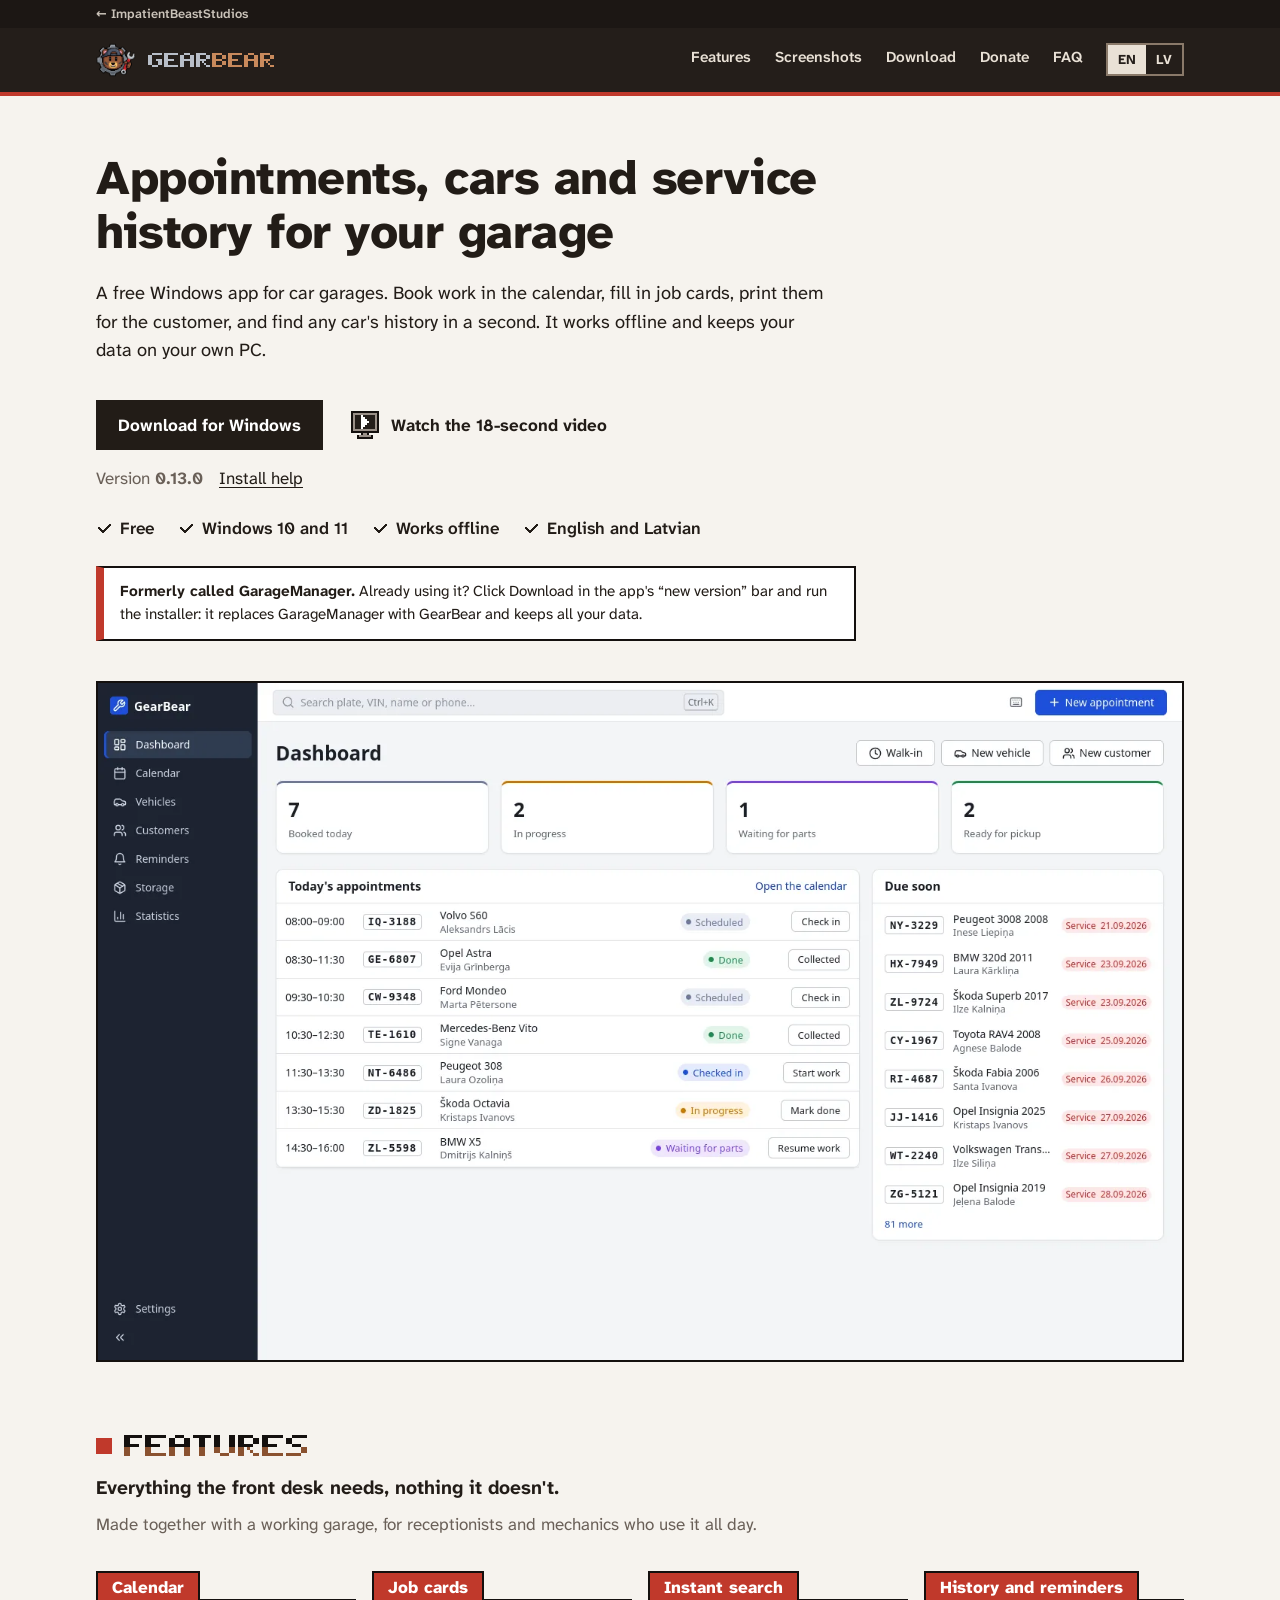
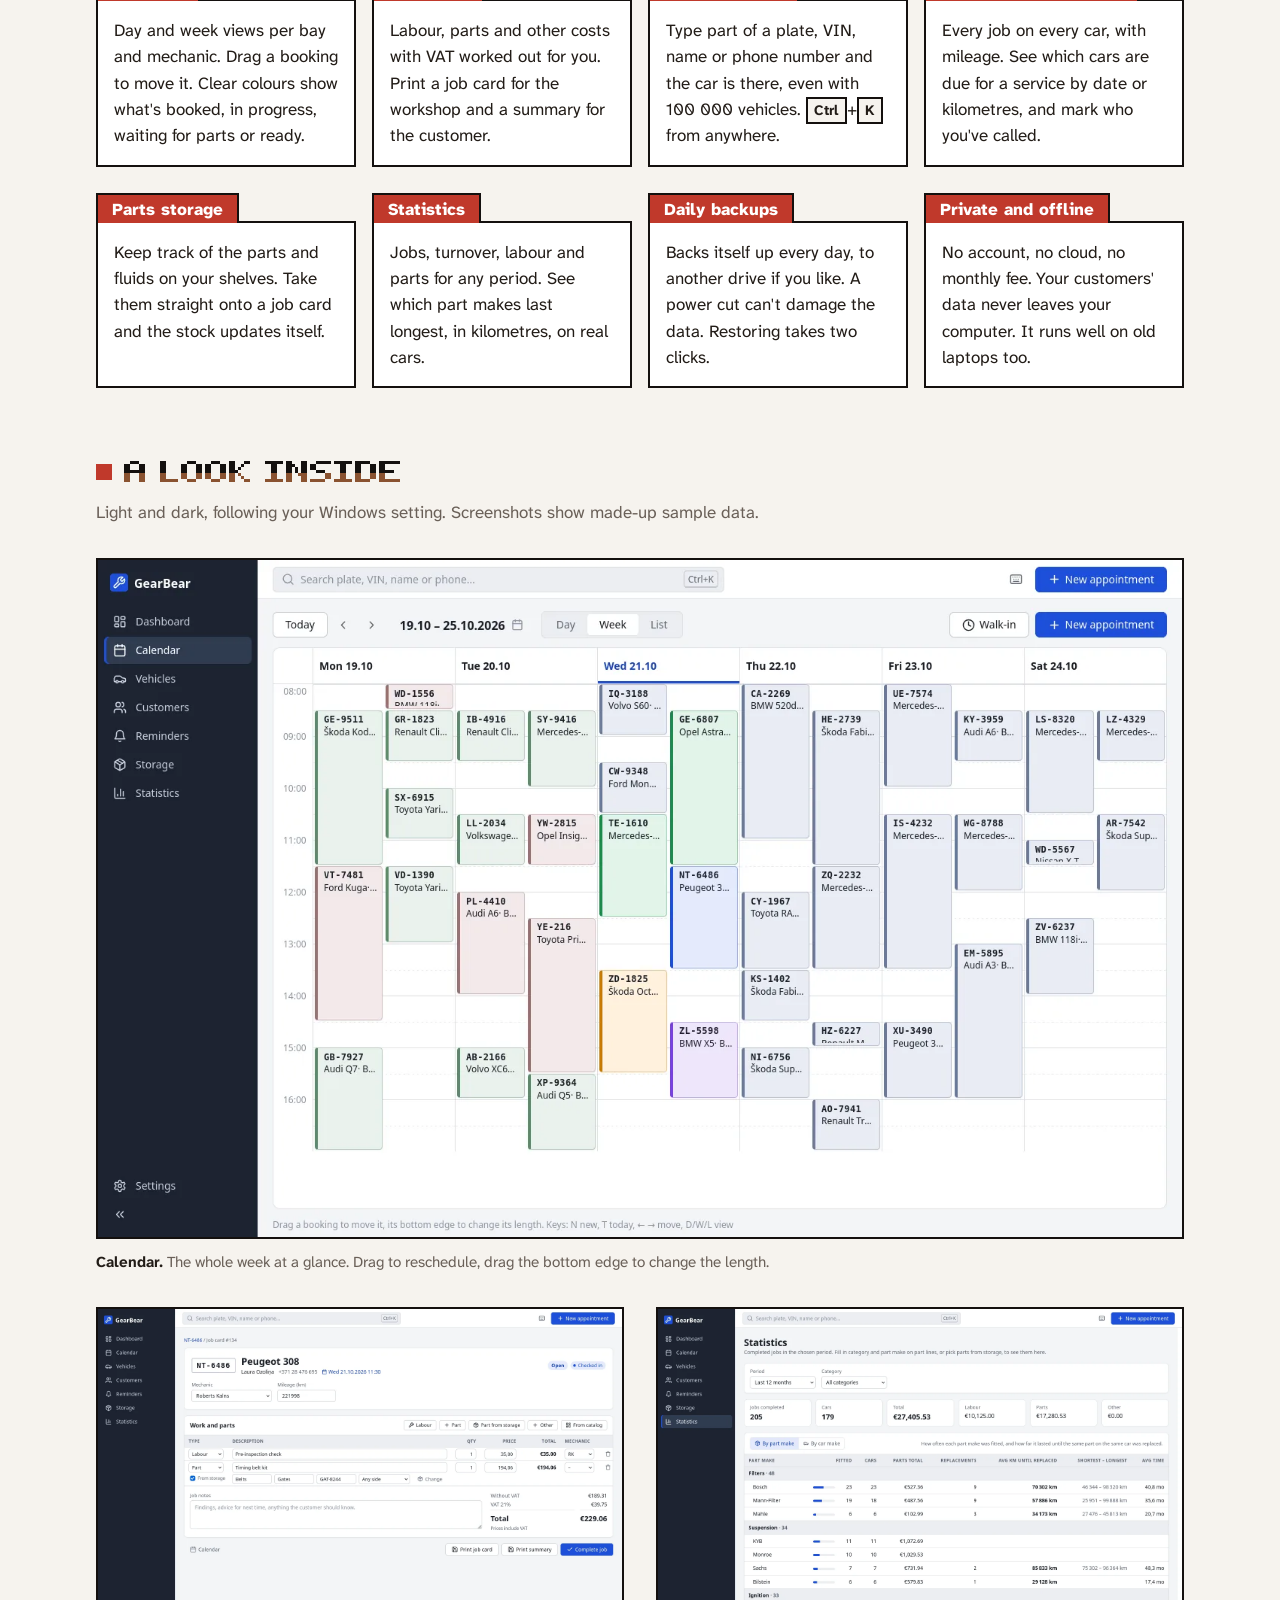
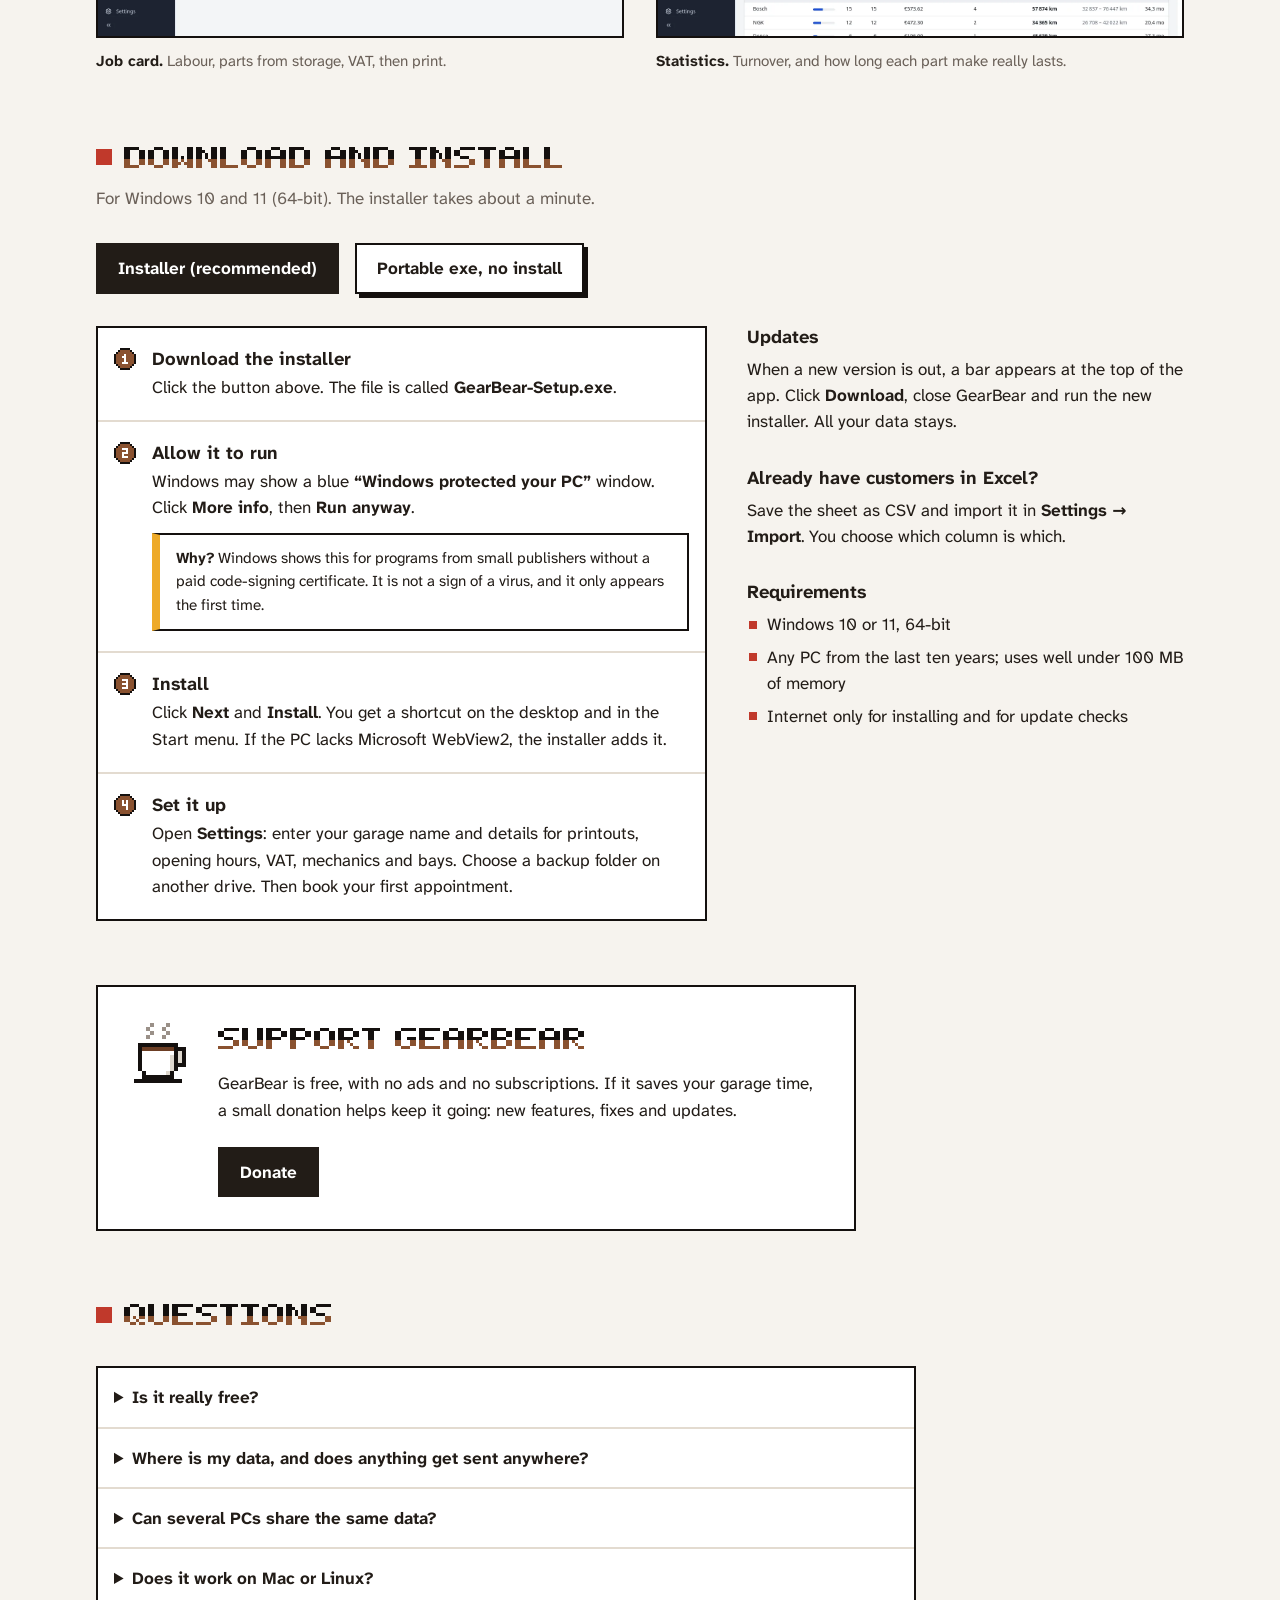
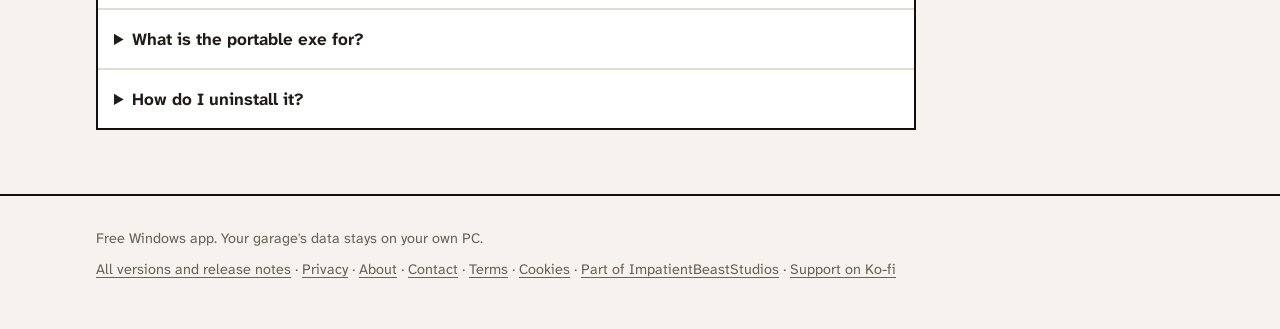
<file: index.html>
<!doctype html>
<html lang="en">
<head>
<meta charset="utf-8">
<meta name="viewport" content="width=device-width, initial-scale=1">
<title>GearBear</title>
<meta name="author" content="ImpatientBeastStudios">
<meta name="description" content="GearBear: free Windows app for car garages: appointments, vehicles, customers, job cards and service history. Works offline; your data stays on your PC.">
<link rel="canonical" href="https://gearbear.impatientbeaststudios.com/">
<link rel="alternate" hreflang="en" href="https://gearbear.impatientbeaststudios.com/">
<link rel="alternate" hreflang="lv" href="https://gearbear.impatientbeaststudios.com/lv/">
<link rel="alternate" hreflang="x-default" href="https://gearbear.impatientbeaststudios.com/">
<link rel="icon" type="image/png" href="/img/favicon-32.png">
<link rel="apple-touch-icon" href="/img/icon-192.png">
<meta property="og:title" content="GearBear">
<meta property="og:description" content="Free Windows app for car garages: appointments, job cards and service history.">
<meta property="og:type" content="website">
<meta property="og:url" content="https://gearbear.impatientbeaststudios.com/">
<meta property="og:locale" content="en_GB">
<meta property="og:locale:alternate" content="lv_LV">
<meta property="og:site_name" content="GearBear">
<meta property="og:image" content="https://gearbear.impatientbeaststudios.com/img/og-image.png">
<meta property="og:image:width" content="1200">
<meta property="og:image:height" content="630">
<meta property="og:image:alt" content="GearBear: free software for car garages, with the pixel-art bear logo">
<meta name="twitter:card" content="summary_large_image">
<meta name="twitter:image" content="https://gearbear.impatientbeaststudios.com/img/og-image.png">
<script>
  // Language: ?lang= from a link, then the saved choice, then (first visit) the browser.
  (function () {
    var here = document.documentElement.lang, p = location.pathname, saved = null
    var q = new URLSearchParams(location.search).get('lang')
    if (q !== 'en' && q !== 'lv') q = null
    try { if (q) localStorage.setItem('lang', q); saved = localStorage.getItem('lang') } catch (e) {}
    var want = q || saved || (here === 'en' && (navigator.language || '').toLowerCase().indexOf('lv') === 0 ? 'lv' : null)
    if (want && want !== here) location.replace((want === 'lv' ? '/lv' + p : p.replace(/^\/lv(\/|$)/, '/')) + location.hash)
  })()
</script>
<meta name="theme-color" content="#241e1a">
<link rel="preload" href="/fonts/ibs-pixel-bold.woff2" as="font" type="font/woff2" crossorigin>
<link rel="stylesheet" href="/workshop.css">
<link rel="stylesheet" href="/style.css">
</head>
<body>

<header class="top">
  <div class="studio-bar"><div class="wrap"><a href="https://impatientbeaststudios.com"><span aria-hidden="true">&larr;</span> ImpatientBeastStudios</a></div></div>
  <div class="wrap top-row">
    <a class="brand" href="#top" aria-label="GearBear"><img src="/img/icon-192.png" alt="" width="40" height="40"><span class="name"><span class="w-a">Gear</span><span class="w-b">Bear</span></span></a>
    <nav class="links">
      <a href="#features">Features</a>
      <a href="#screens">Screenshots</a>
      <a href="#download">Download</a>
      <a href="#donate">Donate</a>
      <a href="#faq">FAQ</a>
    </nav>
    <nav class="lang" aria-label="Language / Valoda">
      <a href="/" hreflang="en" data-lang="en" aria-current="true">EN</a>
      <a href="/lv/" hreflang="lv" data-lang="lv">LV</a>
    </nav>
  </div>
</header>

<main id="top">
  <section class="hero">
    <div class="wrap">
      <h1>
        Appointments, cars and service history for your garage
        
      </h1>
      <p class="lead">
        A free Windows app for car garages. Book work in the calendar, fill in job cards, print them for the customer, and find any car's history in a second. It works offline and keeps your data on your own PC.
        
      </p>
      <div class="cta">
        <a class="btn primary" href="https://github.com/TeddyBear1998/garagemanager/releases/latest/download/GearBear-Setup.exe">Download for Windows</a>
        <button type="button" class="btn watch-link" data-watch="gearbear-tour"><img class="pixel" src="/img/ui/play.svg" width="32" height="32" alt="">Watch the 18-second video</button>
      </div>
      <p class="alt">
        <span class="version-line" hidden>Version <b class="version"></b></span>
        <a href="#download">Install help</a>
      </p>
      <ul class="facts">
        <li>Free</li>
        <li>Windows 10 and 11</li>
        <li>Works offline</li>
        <li>English and Latvian</li>
      </ul>
      <p class="notice formerly"><b>Formerly called GarageManager.</b> Already using it? Click Download in the app's “new version” bar and run the installer: it replaces GarageManager with GearBear and keeps all your data.</p>
      <div class="shot">
        <img src="/img/dashboard-en.webp" width="1440" height="900" alt="GearBear dashboard: today's appointments with their status and cars due for service">
        
      </div>
    </div>
  </section>

  <section id="features">
    <div class="wrap">
      <div class="section-head">
        <h2 class="px">Features</h2>
        <p class="strap">Everything the front desk needs, nothing it doesn't.</p>
        <p>Made together with a working garage, for receptionists and mechanics who use it all day.</p>
      </div>
      <div class="jobs">
        <div class="job">
          <h3 class="tab">Calendar</h3>
          <div class="sheet"><p>Day and week views per bay and mechanic. Drag a booking to move it. Clear colours show what's booked, in progress, waiting for parts or ready.</p></div>
        </div>
        <div class="job">
          <h3 class="tab">Job cards</h3>
          <div class="sheet"><p>Labour, parts and other costs with VAT worked out for you. Print a job card for the workshop and a summary for the customer.</p></div>
        </div>
        <div class="job">
          <h3 class="tab">Instant search</h3>
          <div class="sheet"><p>Type part of a plate, VIN, name or phone number and the car is there, even with 100 000 vehicles. <kbd>Ctrl</kbd>+<kbd>K</kbd> from anywhere.</p></div>
        </div>
        <div class="job">
          <h3 class="tab">History and reminders</h3>
          <div class="sheet"><p>Every job on every car, with mileage. See which cars are due for a service by date or kilometres, and mark who you've called.</p></div>
        </div>
        <div class="job">
          <h3 class="tab">Parts storage</h3>
          <div class="sheet"><p>Keep track of the parts and fluids on your shelves. Take them straight onto a job card and the stock updates itself.</p></div>
        </div>
        <div class="job">
          <h3 class="tab">Statistics</h3>
          <div class="sheet"><p>Jobs, turnover, labour and parts for any period. See which part makes last longest, in kilometres, on real cars.</p></div>
        </div>
        <div class="job">
          <h3 class="tab">Daily backups</h3>
          <div class="sheet"><p>Backs itself up every day, to another drive if you like. A power cut can't damage the data. Restoring takes two clicks.</p></div>
        </div>
        <div class="job">
          <h3 class="tab">Private and offline</h3>
          <div class="sheet"><p>No account, no cloud, no monthly fee. Your customers' data never leaves your computer. It runs well on old laptops too.</p></div>
        </div>
      </div>
    </div>
  </section>

  <div class="wrap"><div class="ad" data-ad="page" hidden></div></div>

  <section id="screens">
    <div class="wrap">
      <div class="section-head">
        <h2 class="px">A look inside</h2>
        <p>Light and dark, following your Windows setting. Screenshots show made-up sample data.</p>
      </div>
      <div class="gallery">
        <figure>
          <img src="/img/calendar-en.webp" width="1440" height="900" loading="lazy" alt="Week calendar with bookings per day, coloured by status">
          
          <figcaption><b>Calendar.</b> The whole week at a glance. Drag to reschedule, drag the bottom edge to change the length.</figcaption>
        </figure>
        <div class="gallery two">
          <figure>
            <img src="/img/jobcard-en.webp" width="1440" height="900" loading="lazy" alt="Job card with labour and part lines, VAT and total">
            
            <figcaption><b>Job card.</b> Labour, parts from storage, VAT, then print.</figcaption>
          </figure>
          <figure>
            <img src="/img/stats-en.webp" width="1440" height="900" loading="lazy" alt="Statistics by part make with average kilometres until replaced">
            
            <figcaption><b>Statistics.</b> Turnover, and how long each part make really lasts.</figcaption>
          </figure>
        </div>
      </div>
    </div>
  </section>

  <section id="download">
    <div class="wrap">
      <div class="section-head">
        <h2 class="px">Download and install</h2>
        <p>For Windows 10 and 11 (64-bit). The installer takes about a minute.</p>
      </div>
      <div class="dl-row">
        <a class="btn primary" href="https://github.com/TeddyBear1998/garagemanager/releases/latest/download/GearBear-Setup.exe">
          Installer (recommended)
        </a>
        <a class="btn secondary" href="https://github.com/TeddyBear1998/garagemanager/releases/latest/download/GearBear.exe">
          Portable exe, no install
        </a>
      </div>
      <div class="cols">
        <ol class="steps log">
          <li>
            <h3>Download the installer</h3>
            <p>Click the button above. The file is called <b>GearBear-Setup.exe</b>.</p>
          </li>
          <li>
            <h3>Allow it to run</h3>
            <p>Windows may show a blue <b>“Windows protected your PC”</b> window. Click <b>More info</b>, then <b>Run anyway</b>.</p>
            <p class="note notice warn"><b>Why?</b> Windows shows this for programs from small publishers without a paid code-signing certificate. It is not a sign of a virus, and it only appears the first time.</p>
          </li>
          <li>
            <h3>Install</h3>
            <p>Click <b>Next</b> and <b>Install</b>. You get a shortcut on the desktop and in the Start menu. If the PC lacks Microsoft WebView2, the installer adds it.</p>
          </li>
          <li>
            <h3>Set it up</h3>
            <p>Open <b>Settings</b>: enter your garage name and details for printouts, opening hours, VAT, mechanics and bays. Choose a backup folder on another drive. Then book your first appointment.</p>
          </li>
        </ol>
        <div class="sides">
          <div class="side">
            <h3>Updates</h3>
            <p>When a new version is out, a bar appears at the top of the app. Click <b>Download</b>, close GearBear and run the new installer. All your data stays.</p>
          </div>
          <div class="side">
            <h3>Already have customers in Excel?</h3>
            <p>Save the sheet as CSV and import it in <b>Settings → Import</b>. You choose which column is which.</p>
          </div>
          <div class="side">
            <h3>Requirements</h3>
            <ul>
              <li>Windows 10 or 11, 64-bit</li>
              <li>Any PC from the last ten years; uses well under 100 MB of memory</li>
              <li>Internet only for installing and for update checks</li>
            </ul>
          </div>
        </div>
      </div>
    </div>
  </section>

  <section id="donate">
    <div class="wrap">
      <div class="support sheet">
        <img class="pixel mug" src="/img/ui/mug.svg" width="64" height="64" alt="">
        <div>
          <h2 class="px">Support GearBear</h2>
          <p>
            GearBear is free, with no ads and no subscriptions. If it saves your garage time, a small donation helps keep it going: new features, fixes and updates.
            
          </p>
          <!-- The link comes from DONATE_URL in the script at the end. The
               app's Donate button opens this section. -->
          <a class="btn primary" id="donate-link" href="" target="_blank" rel="noopener" hidden>Donate</a>
          <p class="soon muted" id="donate-soon">The donation page is coming soon. Thank you for wanting to help!</p>
        </div>
      </div>
    </div>
  </section>

  <section id="faq">
    <div class="wrap">
      <div class="section-head">
        <h2 class="px">Questions</h2>
      </div>
      <div class="faq log">
      <details>
        <summary>Is it really free?</summary>
        <p>Yes. Every feature, for as long as you use it. There's no trial and no locked features. Donations are welcome but never required.</p>
      </details>
      <details>
        <summary>Where is my data, and does anything get sent anywhere?</summary>
        <p>Everything is in one database file in <b>%APPDATA%\GearBear</b> on your PC, plus the backups. Settings → About shows the exact folder. The only internet use is a check for new versions: the app reads one small file from this website. No data about you, your garage or your customers is sent, and you can switch the check off in Settings.</p>
      </details>
      <details>
        <summary>Can several PCs share the same data?</summary>
        <p>Not yet. GearBear runs on one PC, usually at the front desk. To move to a new PC, make a backup on the old one and restore it on the new one.</p>
      </details>
      <details>
        <summary>Does it work on Mac or Linux?</summary>
        <p>No, only on Windows 10 and 11.</p>
      </details>
      <details>
        <summary>What is the portable exe for?</summary>
        <p>It's the same app without an installer. Put it in a folder such as C:\GearBear and run it. To keep the data in that folder too, for example on a USB stick, create an empty file named <b>portable</b> next to the exe before the first start.</p>
      </details>
      <details>
        <summary>How do I uninstall it?</summary>
        <p>Windows Settings → Apps → Installed apps → GearBear → Uninstall. Your database and backups are kept in case you change your mind. Delete the %APPDATA%\GearBear folder to remove them as well.</p>
      </details>
      </div>
    </div>
  </section>
  <div class="wrap"><div class="ad" data-ad="page" hidden></div></div>
</main>

<footer class="foot">
  <div class="wrap">
    <p>Free Windows app. Your garage's data stays on your own PC.</p>
    <p>
      <a href="https://github.com/TeddyBear1998/garagemanager/releases">All versions and release notes</a>
      · <a href="/privacy">Privacy</a>
      · <a href="https://impatientbeaststudios.com/about">About</a>
      · <a href="https://impatientbeaststudios.com/contact">Contact</a>
      · <a href="https://impatientbeaststudios.com/terms">Terms</a>
      · <a href="https://impatientbeaststudios.com/cookies">Cookies</a>
      · <a href="https://impatientbeaststudios.com">Part of ImpatientBeastStudios</a>
      · <a href="https://ko-fi.com/teddybear1998">Support on Ko-fi</a>
    </p>
  </div>
</footer>

<script>
  // Language toggle: remembered for the next visit.
  // Language switch: each page exists at /… (English) and /lv/… (Latvian); remember the choice.
  document.querySelectorAll('.lang a').forEach(function (a) {
    a.addEventListener('click', function () {
      try { localStorage.setItem('lang', a.dataset.lang) } catch (e) {}
    })
  })

  // Donate link; the "coming soon" line shows only while it is empty.
  var DONATE_URL = 'https://ko-fi.com/teddybear1998'
  if (DONATE_URL) {
    var link = document.getElementById('donate-link')
    link.href = DONATE_URL
    link.hidden = false
    document.getElementById('donate-soon').hidden = true
  }

  // Current version from latest.json, written by scripts/release.sh.
  fetch('/latest.json', { cache: 'no-cache' })
    .then(function (r) { return r.ok ? r.json() : null })
    .then(function (f) {
      if (!f || !f.version) return
      document.querySelectorAll('.version').forEach(function (el) { el.textContent = f.version })
      document.querySelectorAll('.version-line').forEach(function (el) { el.hidden = false })
    })
    .catch(function () {})
</script>
<script src="/ads.js"></script>
<script src="/watch.js"></script>
</body>
</html>
</file>
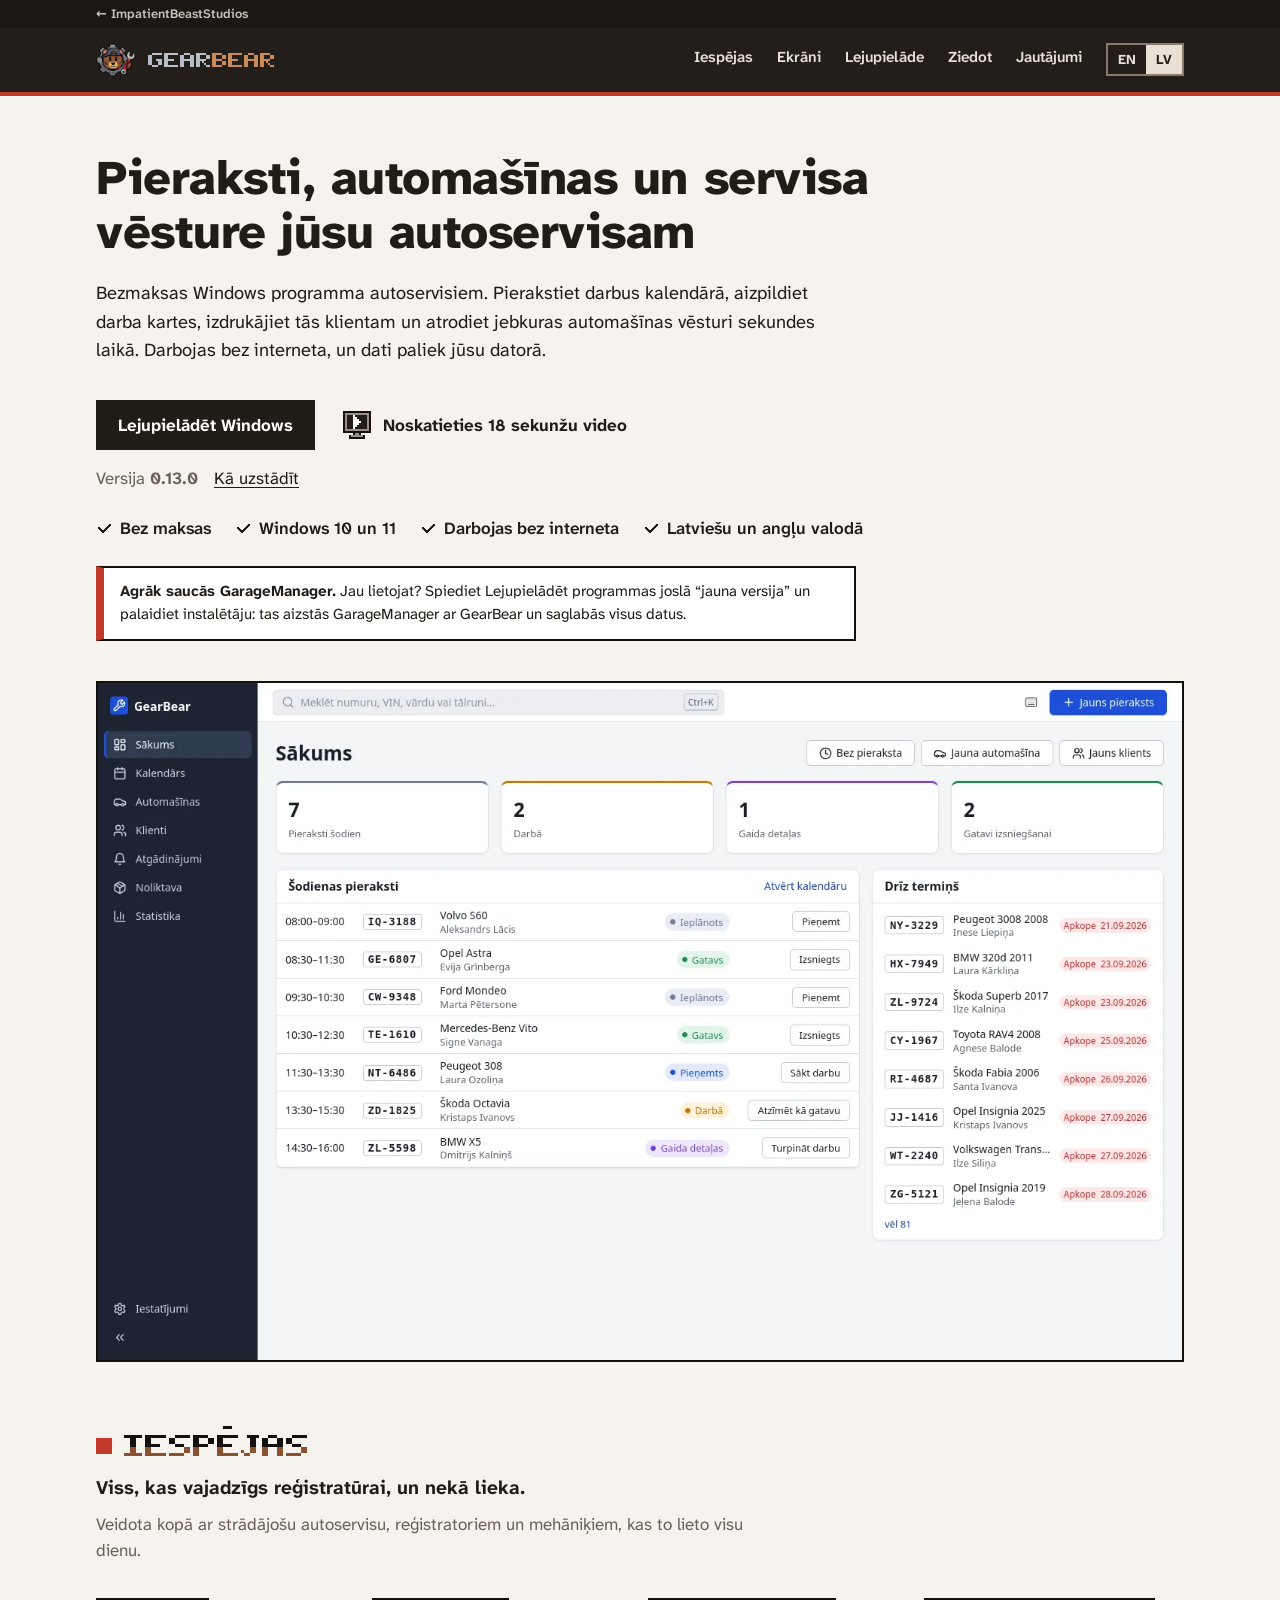
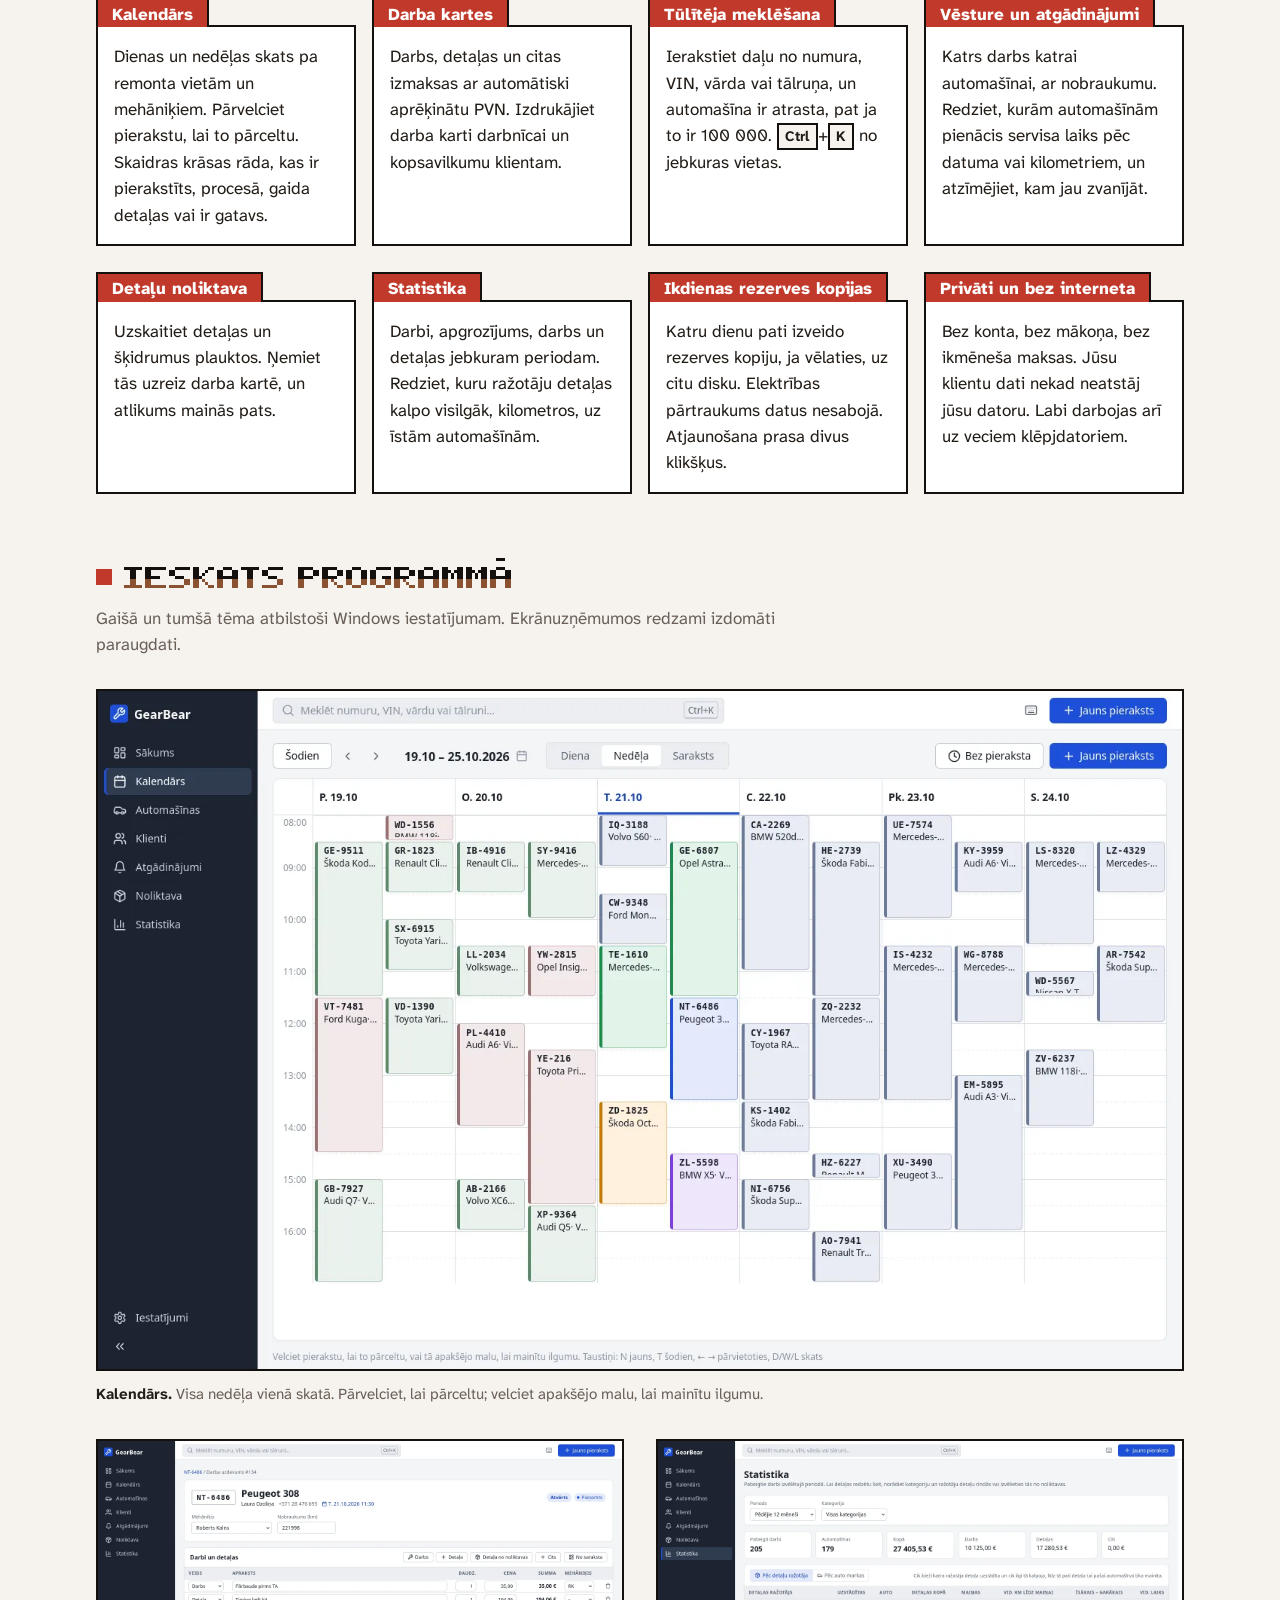
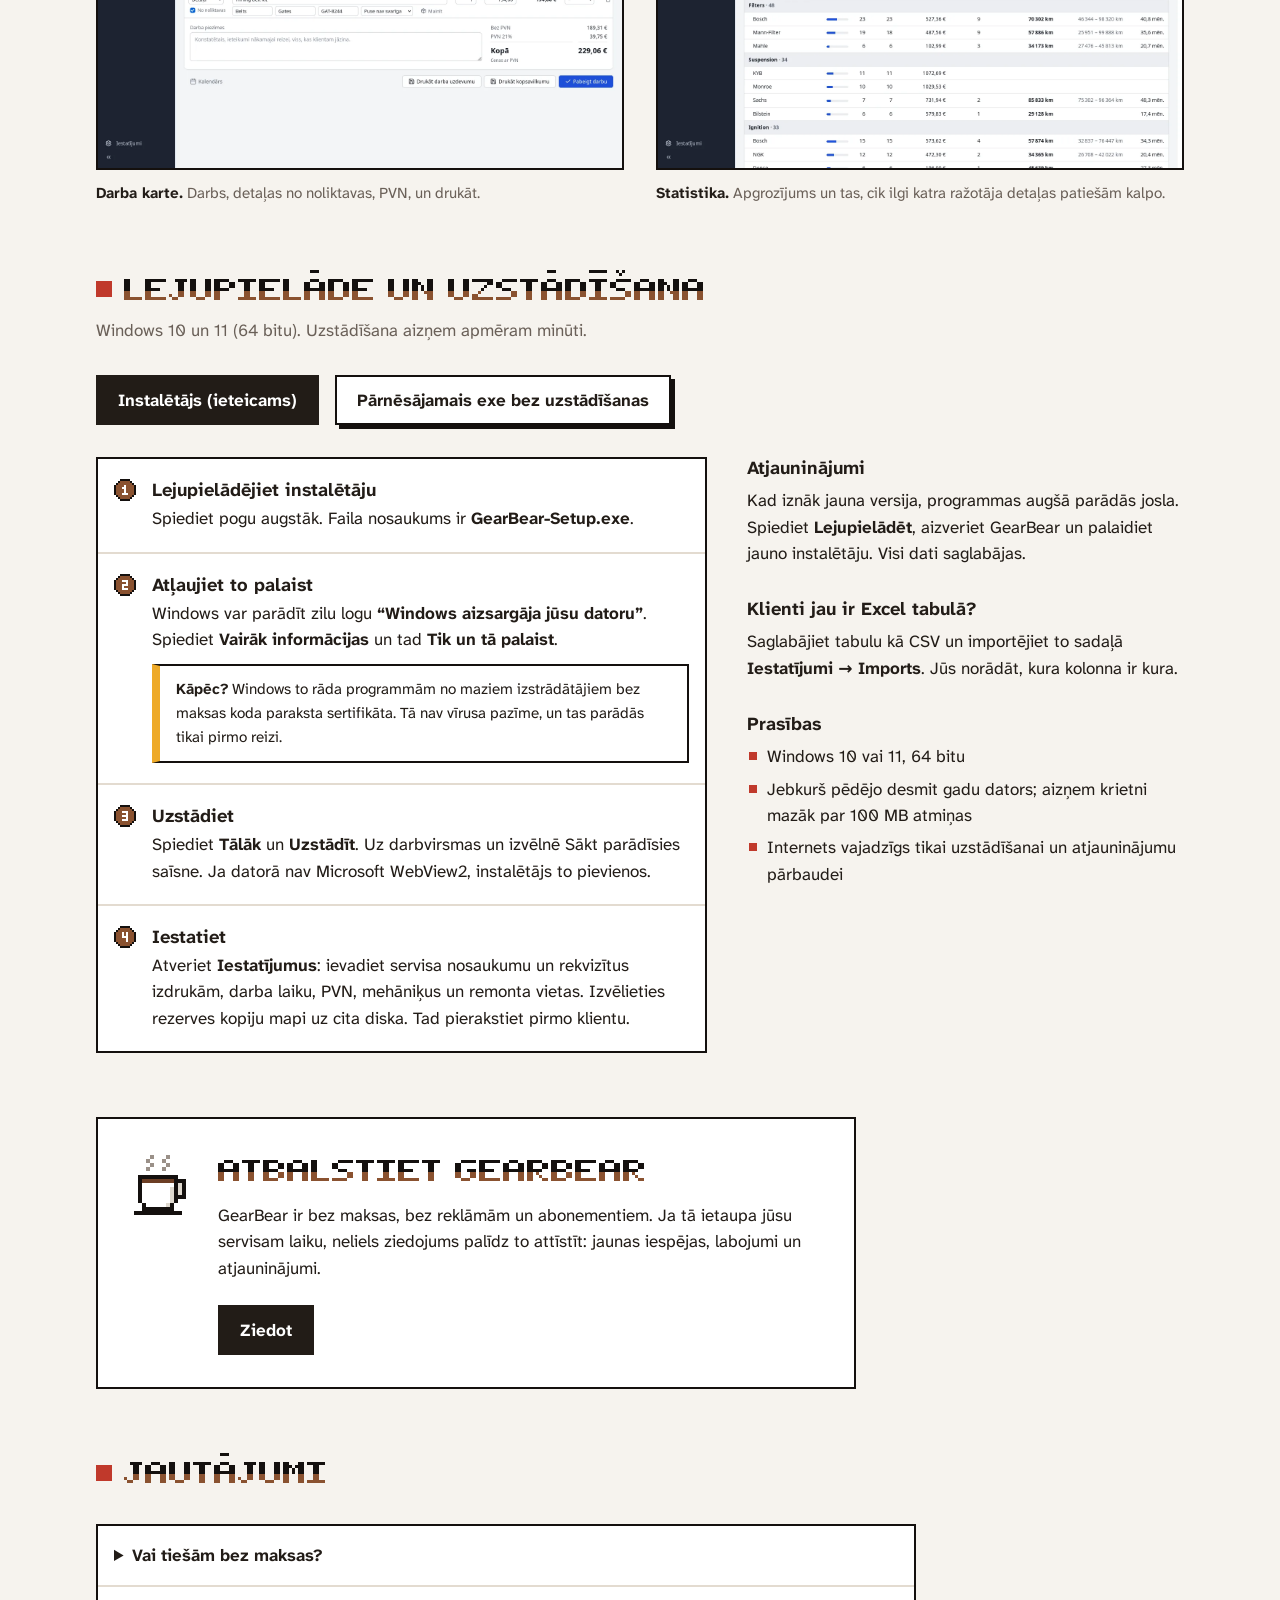
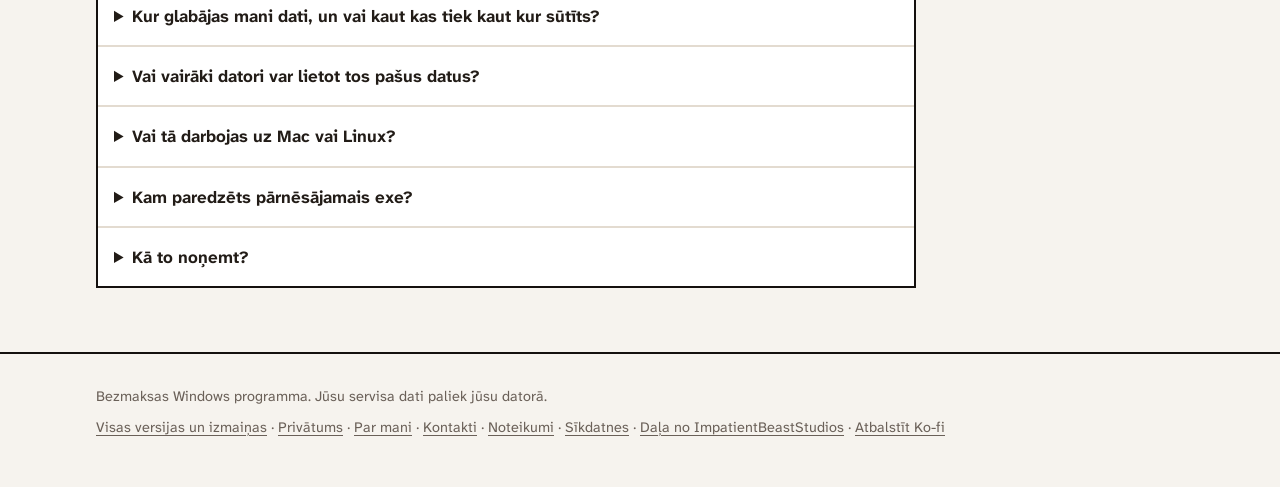
<file: lv/index.html>
<!doctype html>
<html lang="lv">
<head>
<meta charset="utf-8">
<meta name="viewport" content="width=device-width, initial-scale=1">
<title>GearBear</title>
<meta name="author" content="ImpatientBeastStudios">
<meta name="description" content="GearBear: bezmaksas Windows programma autoservisiem: pieraksti, automašīnas, klienti, darba kartes un servisa vēsture. Darbojas bez interneta, un dati paliek jūsu datorā.">
<link rel="canonical" href="https://gearbear.impatientbeaststudios.com/lv/">
<link rel="alternate" hreflang="en" href="https://gearbear.impatientbeaststudios.com/">
<link rel="alternate" hreflang="lv" href="https://gearbear.impatientbeaststudios.com/lv/">
<link rel="alternate" hreflang="x-default" href="https://gearbear.impatientbeaststudios.com/">
<link rel="icon" type="image/png" href="/img/favicon-32.png">
<link rel="apple-touch-icon" href="/img/icon-192.png">
<meta property="og:title" content="GearBear">
<meta property="og:description" content="Bezmaksas Windows programma autoservisiem: pieraksti, darba kartes un servisa vēsture.">
<meta property="og:type" content="website">
<meta property="og:url" content="https://gearbear.impatientbeaststudios.com/lv/">
<meta property="og:locale" content="lv_LV">
<meta property="og:locale:alternate" content="en_GB">
<meta property="og:site_name" content="GearBear">
<meta property="og:image" content="https://gearbear.impatientbeaststudios.com/img/og-image.png">
<meta property="og:image:width" content="1200">
<meta property="og:image:height" content="630">
<meta property="og:image:alt" content="GearBear: bezmaksas programmatūra autoservisiem ar pikseļu lācīša logo">
<meta name="twitter:card" content="summary_large_image">
<meta name="twitter:image" content="https://gearbear.impatientbeaststudios.com/img/og-image.png">
<script>
  // Language: ?lang= from a link, then the saved choice, then (first visit) the browser.
  (function () {
    var here = document.documentElement.lang, p = location.pathname, saved = null
    var q = new URLSearchParams(location.search).get('lang')
    if (q !== 'en' && q !== 'lv') q = null
    try { if (q) localStorage.setItem('lang', q); saved = localStorage.getItem('lang') } catch (e) {}
    var want = q || saved || (here === 'en' && (navigator.language || '').toLowerCase().indexOf('lv') === 0 ? 'lv' : null)
    if (want && want !== here) location.replace((want === 'lv' ? '/lv' + p : p.replace(/^\/lv(\/|$)/, '/')) + location.hash)
  })()
</script>
<meta name="theme-color" content="#241e1a">
<link rel="preload" href="/fonts/ibs-pixel-bold.woff2" as="font" type="font/woff2" crossorigin>
<link rel="stylesheet" href="/workshop.css">
<link rel="stylesheet" href="/style.css">
</head>
<body>

<header class="top">
  <div class="studio-bar"><div class="wrap"><a href="https://impatientbeaststudios.com/lv/"><span aria-hidden="true">&larr;</span> ImpatientBeastStudios</a></div></div>
  <div class="wrap top-row">
    <a class="brand" href="#top" aria-label="GearBear"><img src="/img/icon-192.png" alt="" width="40" height="40"><span class="name"><span class="w-a">Gear</span><span class="w-b">Bear</span></span></a>
    <nav class="links">
      <a href="#features">Iespējas</a>
      <a href="#screens">Ekrāni</a>
      <a href="#download">Lejupielāde</a>
      <a href="#donate">Ziedot</a>
      <a href="#faq">Jautājumi</a>
    </nav>
    <nav class="lang" aria-label="Language / Valoda">
      <a href="/" hreflang="en" data-lang="en">EN</a>
      <a href="/lv/" hreflang="lv" data-lang="lv" aria-current="true">LV</a>
    </nav>
  </div>
</header>

<main id="top">
  <section class="hero">
    <div class="wrap">
      <h1>
        
        Pieraksti, automašīnas un servisa vēsture jūsu autoservisam
      </h1>
      <p class="lead">
        
        Bezmaksas Windows programma autoservisiem. Pierakstiet darbus kalendārā, aizpildiet darba kartes, izdrukājiet tās klientam un atrodiet jebkuras automašīnas vēsturi sekundes laikā. Darbojas bez interneta, un dati paliek jūsu datorā.
      </p>
      <div class="cta">
        <a class="btn primary" href="https://github.com/TeddyBear1998/garagemanager/releases/latest/download/GearBear-Setup.exe">Lejupielādēt Windows</a>
        <button type="button" class="btn watch-link" data-watch="gearbear-tour"><img class="pixel" src="/img/ui/play.svg" width="32" height="32" alt="">Noskatieties 18 sekunžu video</button>
      </div>
      <p class="alt">
        <span class="version-line" hidden>Versija <b class="version"></b></span>
        <a href="#download">Kā uzstādīt</a>
      </p>
      <ul class="facts">
        <li>Bez maksas</li>
        <li>Windows 10 un 11</li>
        <li>Darbojas bez interneta</li>
        <li>Latviešu un angļu valodā</li>
      </ul>
      <p class="notice formerly"><b>Agrāk saucās GarageManager.</b> Jau lietojat? Spiediet Lejupielādēt programmas joslā “jauna versija” un palaidiet instalētāju: tas aizstās GarageManager ar GearBear un saglabās visus datus.</p>
      <div class="shot">
        
        <img src="/img/dashboard-lv.webp" width="1440" height="900" alt="GearBear sākuma ekrāns: šodienas pieraksti ar statusiem un automašīnas, kurām drīz jāveic serviss">
      </div>
    </div>
  </section>

  <section id="features">
    <div class="wrap">
      <div class="section-head">
        <h2 class="px">Iespējas</h2>
        <p class="strap">Viss, kas vajadzīgs reģistratūrai, un nekā lieka.</p>
        <p>Veidota kopā ar strādājošu autoservisu, reģistratoriem un mehāniķiem, kas to lieto visu dienu.</p>
      </div>
      <div class="jobs">
        <div class="job">
          <h3 class="tab">Kalendārs</h3>
          <div class="sheet"><p>Dienas un nedēļas skats pa remonta vietām un mehāniķiem. Pārvelciet pierakstu, lai to pārceltu. Skaidras krāsas rāda, kas ir pierakstīts, procesā, gaida detaļas vai ir gatavs.</p></div>
        </div>
        <div class="job">
          <h3 class="tab">Darba kartes</h3>
          <div class="sheet"><p>Darbs, detaļas un citas izmaksas ar automātiski aprēķinātu PVN. Izdrukājiet darba karti darbnīcai un kopsavilkumu klientam.</p></div>
        </div>
        <div class="job">
          <h3 class="tab">Tūlītēja meklēšana</h3>
          <div class="sheet"><p>Ierakstiet daļu no numura, VIN, vārda vai tālruņa, un automašīna ir atrasta, pat ja to ir 100 000. <kbd>Ctrl</kbd>+<kbd>K</kbd> no jebkuras vietas.</p></div>
        </div>
        <div class="job">
          <h3 class="tab">Vēsture un atgādinājumi</h3>
          <div class="sheet"><p>Katrs darbs katrai automašīnai, ar nobraukumu. Redziet, kurām automašīnām pienācis servisa laiks pēc datuma vai kilometriem, un atzīmējiet, kam jau zvanījāt.</p></div>
        </div>
        <div class="job">
          <h3 class="tab">Detaļu noliktava</h3>
          <div class="sheet"><p>Uzskaitiet detaļas un šķidrumus plauktos. Ņemiet tās uzreiz darba kartē, un atlikums mainās pats.</p></div>
        </div>
        <div class="job">
          <h3 class="tab">Statistika</h3>
          <div class="sheet"><p>Darbi, apgrozījums, darbs un detaļas jebkuram periodam. Redziet, kuru ražotāju detaļas kalpo visilgāk, kilometros, uz īstām automašīnām.</p></div>
        </div>
        <div class="job">
          <h3 class="tab">Ikdienas rezerves kopijas</h3>
          <div class="sheet"><p>Katru dienu pati izveido rezerves kopiju, ja vēlaties, uz citu disku. Elektrības pārtraukums datus nesabojā. Atjaunošana prasa divus klikšķus.</p></div>
        </div>
        <div class="job">
          <h3 class="tab">Privāti un bez interneta</h3>
          <div class="sheet"><p>Bez konta, bez mākoņa, bez ikmēneša maksas. Jūsu klientu dati nekad neatstāj jūsu datoru. Labi darbojas arī uz veciem klēpjdatoriem.</p></div>
        </div>
      </div>
    </div>
  </section>

  <div class="wrap"><div class="ad" data-ad="page" hidden></div></div>

  <section id="screens">
    <div class="wrap">
      <div class="section-head">
        <h2 class="px">Ieskats programmā</h2>
        <p>Gaišā un tumšā tēma atbilstoši Windows iestatījumam. Ekrānuzņēmumos redzami izdomāti paraugdati.</p>
      </div>
      <div class="gallery">
        <figure>
          
          <img src="/img/calendar-lv.webp" width="1440" height="900" loading="lazy" alt="Nedēļas kalendārs ar pierakstiem pa dienām, iekrāsotiem pēc statusa">
          <figcaption><b>Kalendārs.</b> Visa nedēļa vienā skatā. Pārvelciet, lai pārceltu; velciet apakšējo malu, lai mainītu ilgumu.</figcaption>
        </figure>
        <div class="gallery two">
          <figure>
            
            <img src="/img/jobcard-lv.webp" width="1440" height="900" loading="lazy" alt="Darba karte ar darba un detaļu rindām, PVN un kopsummu">
            <figcaption><b>Darba karte.</b> Darbs, detaļas no noliktavas, PVN, un drukāt.</figcaption>
          </figure>
          <figure>
            
            <img src="/img/stats-lv.webp" width="1440" height="900" loading="lazy" alt="Statistika pēc detaļu ražotāja ar vidējo nobraukumu līdz maiņai">
            <figcaption><b>Statistika.</b> Apgrozījums un tas, cik ilgi katra ražotāja detaļas patiešām kalpo.</figcaption>
          </figure>
        </div>
      </div>
    </div>
  </section>

  <section id="download">
    <div class="wrap">
      <div class="section-head">
        <h2 class="px">Lejupielāde un uzstādīšana</h2>
        <p>Windows 10 un 11 (64 bitu). Uzstādīšana aizņem apmēram minūti.</p>
      </div>
      <div class="dl-row">
        <a class="btn primary" href="https://github.com/TeddyBear1998/garagemanager/releases/latest/download/GearBear-Setup.exe">
          Instalētājs (ieteicams)
        </a>
        <a class="btn secondary" href="https://github.com/TeddyBear1998/garagemanager/releases/latest/download/GearBear.exe">
          Pārnēsājamais exe bez uzstādīšanas
        </a>
      </div>
      <div class="cols">
        <ol class="steps log">
          <li>
            <h3>Lejupielādējiet instalētāju</h3>
            <p>Spiediet pogu augstāk. Faila nosaukums ir <b>GearBear-Setup.exe</b>.</p>
          </li>
          <li>
            <h3>Atļaujiet to palaist</h3>
            <p>Windows var parādīt zilu logu <b>“Windows aizsargāja jūsu datoru”</b>. Spiediet <b>Vairāk informācijas</b> un tad <b>Tik un tā palaist</b>.</p>
            <p class="note notice warn"><b>Kāpēc?</b> Windows to rāda programmām no maziem izstrādātājiem bez maksas koda paraksta sertifikāta. Tā nav vīrusa pazīme, un tas parādās tikai pirmo reizi.</p>
          </li>
          <li>
            <h3>Uzstādiet</h3>
            <p>Spiediet <b>Tālāk</b> un <b>Uzstādīt</b>. Uz darbvirsmas un izvēlnē Sākt parādīsies saīsne. Ja datorā nav Microsoft WebView2, instalētājs to pievienos.</p>
          </li>
          <li>
            <h3>Iestatiet</h3>
            <p>Atveriet <b>Iestatījumus</b>: ievadiet servisa nosaukumu un rekvizītus izdrukām, darba laiku, PVN, mehāniķus un remonta vietas. Izvēlieties rezerves kopiju mapi uz cita diska. Tad pierakstiet pirmo klientu.</p>
          </li>
        </ol>
        <div class="sides">
          <div class="side">
            <h3>Atjauninājumi</h3>
            <p>Kad iznāk jauna versija, programmas augšā parādās josla. Spiediet <b>Lejupielādēt</b>, aizveriet GearBear un palaidiet jauno instalētāju. Visi dati saglabājas.</p>
          </div>
          <div class="side">
            <h3>Klienti jau ir Excel tabulā?</h3>
            <p>Saglabājiet tabulu kā CSV un importējiet to sadaļā <b>Iestatījumi → Imports</b>. Jūs norādāt, kura kolonna ir kura.</p>
          </div>
          <div class="side">
            <h3>Prasības</h3>
            <ul>
              <li>Windows 10 vai 11, 64 bitu</li>
              <li>Jebkurš pēdējo desmit gadu dators; aizņem krietni mazāk par 100 MB atmiņas</li>
              <li>Internets vajadzīgs tikai uzstādīšanai un atjauninājumu pārbaudei</li>
            </ul>
          </div>
        </div>
      </div>
    </div>
  </section>

  <section id="donate">
    <div class="wrap">
      <div class="support sheet">
        <img class="pixel mug" src="/img/ui/mug.svg" width="64" height="64" alt="">
        <div>
          <h2 class="px">Atbalstiet GearBear</h2>
          <p>
            
            GearBear ir bez maksas, bez reklāmām un abonementiem. Ja tā ietaupa jūsu servisam laiku, neliels ziedojums palīdz to attīstīt: jaunas iespējas, labojumi un atjauninājumi.
          </p>
          <!-- The link comes from DONATE_URL in the script at the end. The
               app's Donate button opens this section. -->
          <a class="btn primary" id="donate-link" href="" target="_blank" rel="noopener" hidden>Ziedot</a>
          <p class="soon muted" id="donate-soon">Ziedojumu lapa drīzumā būs pieejama. Paldies, ka vēlaties atbalstīt!</p>
        </div>
      </div>
    </div>
  </section>

  <section id="faq">
    <div class="wrap">
      <div class="section-head">
        <h2 class="px">Jautājumi</h2>
      </div>
      <div class="faq log">
      <details>
        <summary>Vai tiešām bez maksas?</summary>
        <p>Jā. Visas iespējas, cik ilgi vien lietojat. Nav izmēģinājuma perioda un nav slēgtu funkciju. Ziedojumi ir laipni gaidīti, bet nekad nav obligāti.</p>
      </details>
      <details>
        <summary>Kur glabājas mani dati, un vai kaut kas tiek kaut kur sūtīts?</summary>
        <p>Viss glabājas vienā datubāzes failā mapē <b>%APPDATA%\GearBear</b> jūsu datorā, kopā ar rezerves kopijām. Precīzā mape redzama sadaļā Iestatījumi → Par programmu. Internets tiek izmantots tikai jaunu versiju pārbaudei: programma nolasa vienu mazu failu no šīs mājaslapas. Netiek sūtīti nekādi dati par jums, jūsu servisu vai klientiem, un pārbaudi var izslēgt iestatījumos.</p>
      </details>
      <details>
        <summary>Vai vairāki datori var lietot tos pašus datus?</summary>
        <p>Pagaidām ne. GearBear darbojas vienā datorā, parasti reģistratūrā. Lai pārietu uz jaunu datoru, izveidojiet rezerves kopiju vecajā un atjaunojiet to jaunajā.</p>
      </details>
      <details>
        <summary>Vai tā darbojas uz Mac vai Linux?</summary>
        <p>Nē, tikai uz Windows 10 un 11.</p>
      </details>
      <details>
        <summary>Kam paredzēts pārnēsājamais exe?</summary>
        <p>Tā ir tā pati programma bez instalētāja. Ielieciet to mapē, piemēram, C:\GearBear, un palaidiet. Lai arī dati glabātos šajā mapē, piemēram, USB zibatmiņā, pirms pirmās palaišanas blakus exe failam izveidojiet tukšu failu ar nosaukumu <b>portable</b>.</p>
      </details>
      <details>
        <summary>Kā to noņemt?</summary>
        <p>Windows Iestatījumi → Programmas → Instalētās programmas → GearBear → Atinstalēt. Datubāze un rezerves kopijas tiek saglabātas, ja pārdomājat. Lai izdzēstu arī tās, izdzēsiet mapi %APPDATA%\GearBear.</p>
      </details>
      </div>
    </div>
  </section>
  <div class="wrap"><div class="ad" data-ad="page" hidden></div></div>
</main>

<footer class="foot">
  <div class="wrap">
    <p>Bezmaksas Windows programma. Jūsu servisa dati paliek jūsu datorā.</p>
    <p>
      <a href="https://github.com/TeddyBear1998/garagemanager/releases">Visas versijas un izmaiņas</a>
      · <a href="/lv/privacy">Privātums</a>
      · <a href="https://impatientbeaststudios.com/lv/about">Par mani</a>
      · <a href="https://impatientbeaststudios.com/lv/contact">Kontakti</a>
      · <a href="https://impatientbeaststudios.com/lv/terms">Noteikumi</a>
      · <a href="https://impatientbeaststudios.com/lv/cookies">Sīkdatnes</a>
      · <a href="https://impatientbeaststudios.com/lv/">Daļa no ImpatientBeastStudios</a>
      · <a href="https://ko-fi.com/teddybear1998">Atbalstīt Ko-fi</a>
    </p>
  </div>
</footer>

<script>
  // Language toggle: remembered for the next visit.
  // Language switch: each page exists at /… (English) and /lv/… (Latvian); remember the choice.
  document.querySelectorAll('.lang a').forEach(function (a) {
    a.addEventListener('click', function () {
      try { localStorage.setItem('lang', a.dataset.lang) } catch (e) {}
    })
  })

  // Donate link; the "coming soon" line shows only while it is empty.
  var DONATE_URL = 'https://ko-fi.com/teddybear1998'
  if (DONATE_URL) {
    var link = document.getElementById('donate-link')
    link.href = DONATE_URL
    link.hidden = false
    document.getElementById('donate-soon').hidden = true
  }

  // Current version from latest.json, written by scripts/release.sh.
  fetch('/latest.json', { cache: 'no-cache' })
    .then(function (r) { return r.ok ? r.json() : null })
    .then(function (f) {
      if (!f || !f.version) return
      document.querySelectorAll('.version').forEach(function (el) { el.textContent = f.version })
      document.querySelectorAll('.version-line').forEach(function (el) { el.hidden = false })
    })
    .catch(function () {})
</script>
<script src="/ads.js"></script>
<script src="/watch.js"></script>
</body>
</html>
</file>
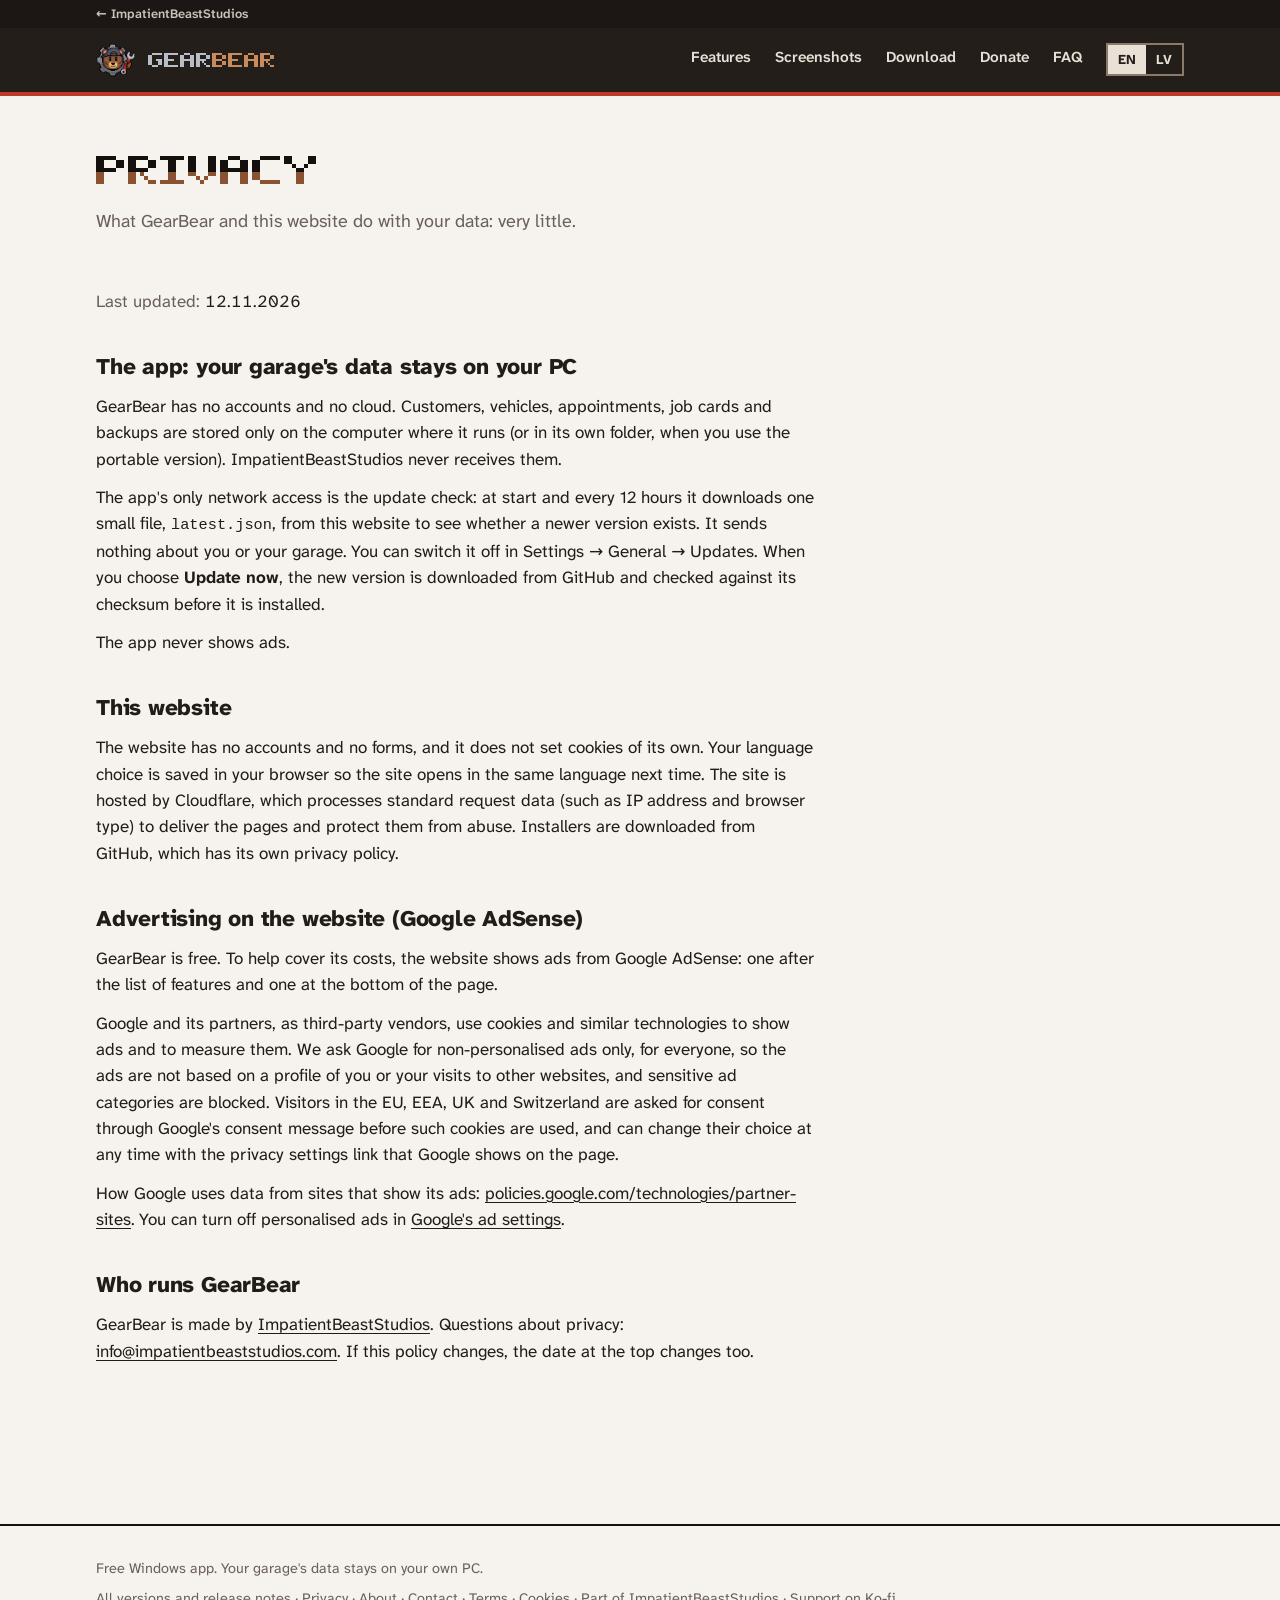
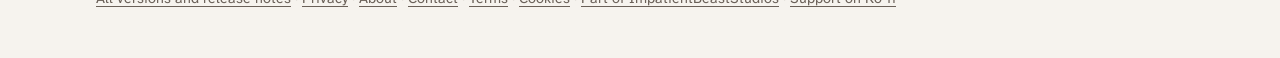
<file: privacy.html>
<!doctype html>
<html lang="en">
<head>
<meta charset="utf-8">
<meta name="viewport" content="width=device-width, initial-scale=1">
<title>Privacy · GearBear</title>
<meta name="author" content="ImpatientBeastStudios">
<meta name="description" content="Privacy policy for GearBear: the app keeps your garage data on your PC, its only network access is the update check, and how ads work on the website.">
<link rel="canonical" href="https://gearbear.impatientbeaststudios.com/privacy">
<link rel="alternate" hreflang="en" href="https://gearbear.impatientbeaststudios.com/privacy">
<link rel="alternate" hreflang="lv" href="https://gearbear.impatientbeaststudios.com/lv/privacy">
<link rel="alternate" hreflang="x-default" href="https://gearbear.impatientbeaststudios.com/privacy">
<link rel="icon" type="image/png" href="/img/favicon-32.png">
<link rel="apple-touch-icon" href="/img/icon-192.png">
<script>
  // Language: ?lang= from a link, then the saved choice, then (first visit) the browser.
  (function () {
    var here = document.documentElement.lang, p = location.pathname, saved = null
    var q = new URLSearchParams(location.search).get('lang')
    if (q !== 'en' && q !== 'lv') q = null
    try { if (q) localStorage.setItem('lang', q); saved = localStorage.getItem('lang') } catch (e) {}
    var want = q || saved || (here === 'en' && (navigator.language || '').toLowerCase().indexOf('lv') === 0 ? 'lv' : null)
    if (want && want !== here) location.replace((want === 'lv' ? '/lv' + p : p.replace(/^\/lv(\/|$)/, '/')) + location.hash)
  })()
</script>
<meta name="theme-color" content="#241e1a">
<link rel="preload" href="/fonts/ibs-pixel-bold.woff2" as="font" type="font/woff2" crossorigin>
<link rel="stylesheet" href="/workshop.css">
<link rel="stylesheet" href="/style.css">
</head>
<body>

<header class="top">
  <div class="studio-bar"><div class="wrap"><a href="https://impatientbeaststudios.com"><span aria-hidden="true">&larr;</span> ImpatientBeastStudios</a></div></div>
  <div class="wrap top-row">
    <a class="brand" href="/" aria-label="GearBear"><img src="/img/icon-192.png" alt="" width="40" height="40"><span class="name"><span class="w-a">Gear</span><span class="w-b">Bear</span></span></a>
    <nav class="links">
      <a href="/#features">Features</a>
      <a href="/#screens">Screenshots</a>
      <a href="/#download">Download</a>
      <a href="/#donate">Donate</a>
      <a href="/#faq">FAQ</a>
    </nav>
    <nav class="lang" aria-label="Language / Valoda">
      <a href="/privacy" hreflang="en" data-lang="en" aria-current="true">EN</a>
      <a href="/lv/privacy" hreflang="lv" data-lang="lv">LV</a>
    </nav>
  </div>
</header>

<main>
  <section class="page-hero">
    <div class="wrap">
      <h1 class="px">Privacy</h1>
      <p>What GearBear and this website do with your data: very little.</p>
    </div>
  </section>
  <div class="wrap prose">
    <p class="updated">Last updated: <time datetime="2026-11-12">12.11.2026</time></p>
    <h2>The app: your garage's data stays on your PC</h2>
    <p>GearBear has no accounts and no cloud. Customers, vehicles, appointments, job cards and backups are stored only on the computer where it runs (or in its own folder, when you use the portable version). ImpatientBeastStudios never receives them.</p>
    <p>The app's only network access is the update check: at start and every 12 hours it downloads one small file, <code>latest.json</code>, from this website to see whether a newer version exists. It sends nothing about you or your garage. You can switch it off in Settings → General → Updates. When you choose <b>Update now</b>, the new version is downloaded from GitHub and checked against its checksum before it is installed.</p>
    <p>The app never shows ads.</p>
    <h2>This website</h2>
    <p>The website has no accounts and no forms, and it does not set cookies of its own. Your language choice is saved in your browser so the site opens in the same language next time. The site is hosted by Cloudflare, which processes standard request data (such as IP address and browser type) to deliver the pages and protect them from abuse. Installers are downloaded from GitHub, which has its own privacy policy.</p>
    <h2>Advertising on the website (Google AdSense)</h2>
    <p>GearBear is free. To help cover its costs, the website shows ads from Google AdSense: one after the list of features and one at the bottom of the page.</p>
    <p>Google and its partners, as third-party vendors, use cookies and similar technologies to show ads and to measure them. We ask Google for non-personalised ads only, for everyone, so the ads are not based on a profile of you or your visits to other websites, and sensitive ad categories are blocked. Visitors in the EU, EEA, UK and Switzerland are asked for consent through Google's consent message before such cookies are used, and can change their choice at any time with the privacy settings link that Google shows on the page.</p>
    <p>How Google uses data from sites that show its ads: <a href="https://policies.google.com/technologies/partner-sites" target="_blank" rel="noopener">policies.google.com/technologies/partner-sites</a>. You can turn off personalised ads in <a href="https://adssettings.google.com" target="_blank" rel="noopener">Google's ad settings</a>.</p>
    <h2>Who runs GearBear</h2>
    <p>GearBear is made by <a href="https://impatientbeaststudios.com">ImpatientBeastStudios</a>. Questions about privacy: <a href="mailto:info@impatientbeaststudios.com">info@impatientbeaststudios.com</a>. If this policy changes, the date at the top changes too.</p>
  </div>
</main>

<footer class="foot">
  <div class="wrap">
    <p>Free Windows app. Your garage's data stays on your own PC.</p>
    <p>
      <a href="https://github.com/TeddyBear1998/garagemanager/releases">All versions and release notes</a>
      · <a href="/privacy">Privacy</a>
      · <a href="https://impatientbeaststudios.com/about">About</a>
      · <a href="https://impatientbeaststudios.com/contact">Contact</a>
      · <a href="https://impatientbeaststudios.com/terms">Terms</a>
      · <a href="https://impatientbeaststudios.com/cookies">Cookies</a>
      · <a href="https://impatientbeaststudios.com">Part of ImpatientBeastStudios</a>
      · <a href="https://ko-fi.com/teddybear1998">Support on Ko-fi</a>
    </p>
  </div>
</footer>

<script>
  // Language toggle: remembered for the next visit.
  // Language switch: each page exists at /… (English) and /lv/… (Latvian); remember the choice.
  document.querySelectorAll('.lang a').forEach(function (a) {
    a.addEventListener('click', function () {
      try { localStorage.setItem('lang', a.dataset.lang) } catch (e) {}
    })
  })
</script>
</body>
</html>
</file>
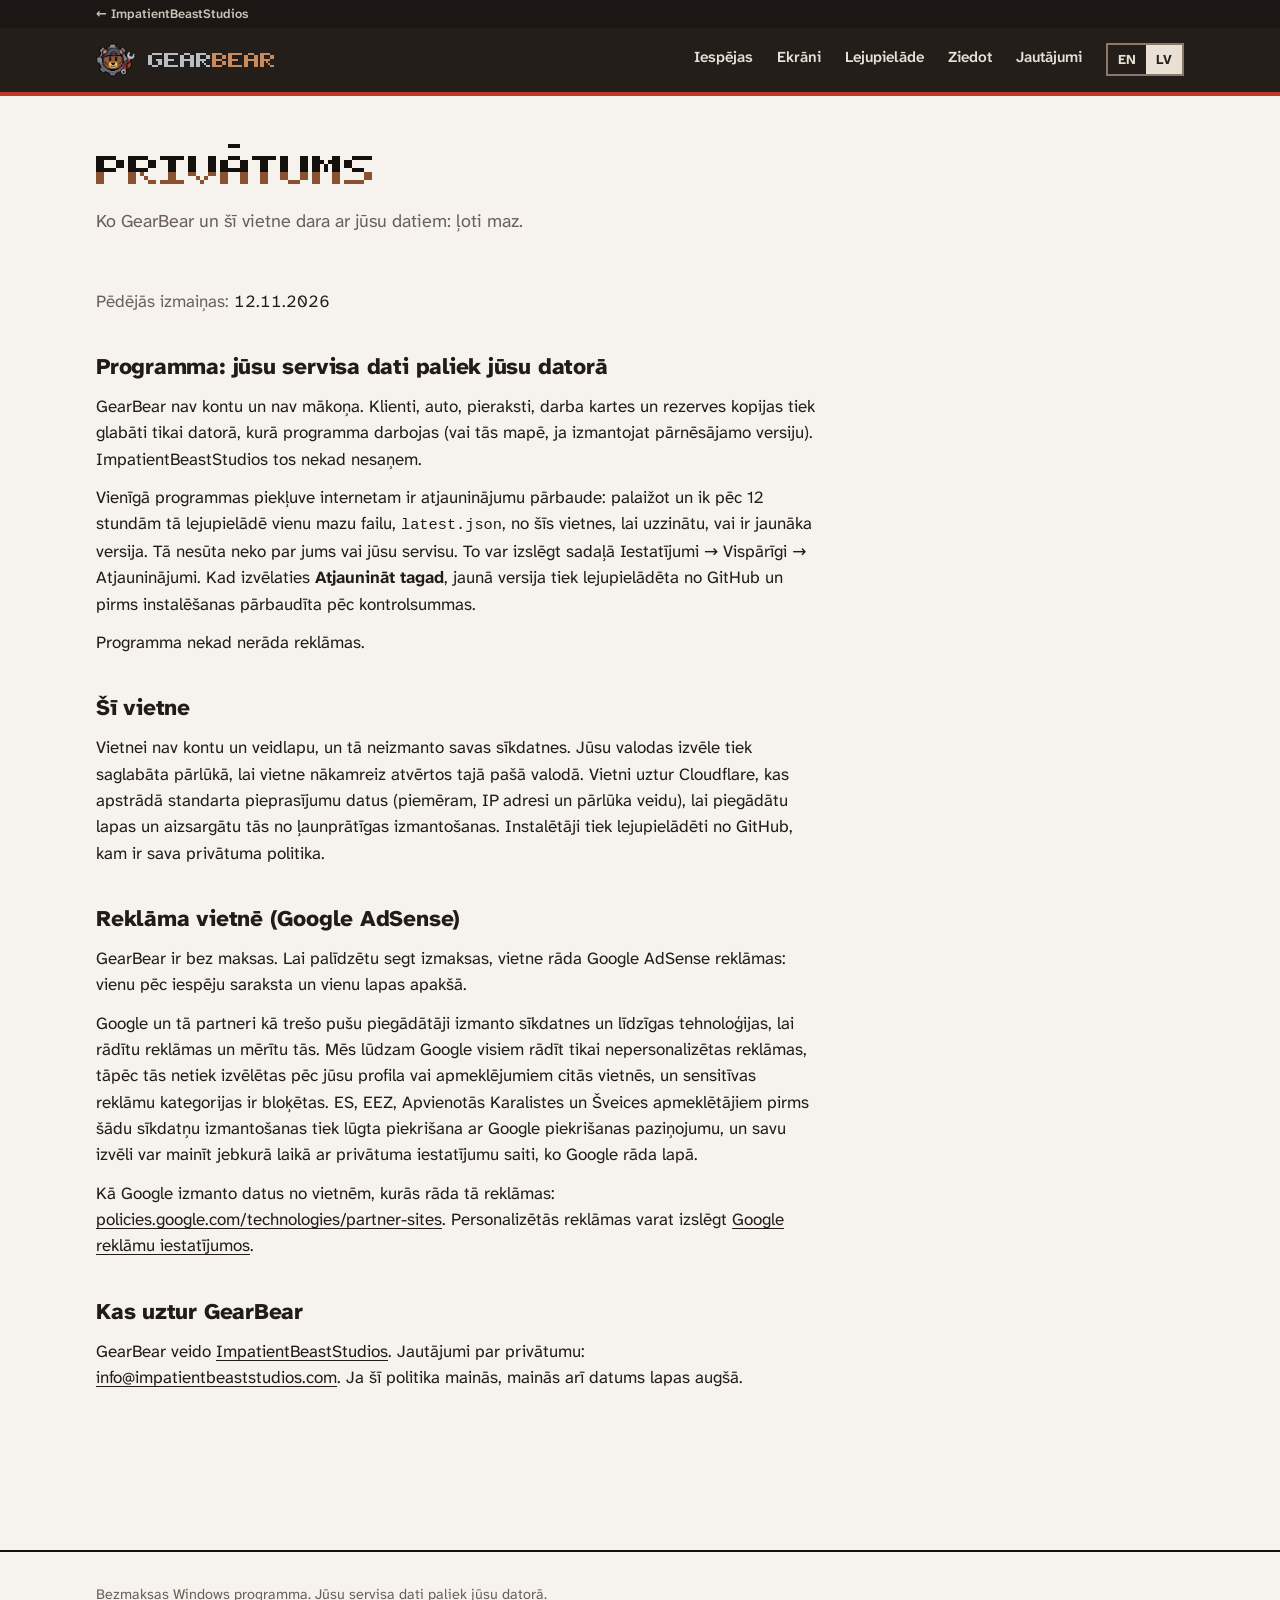
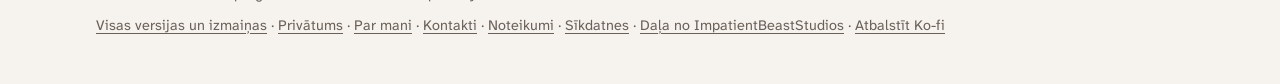
<file: lv/privacy.html>
<!doctype html>
<html lang="lv">
<head>
<meta charset="utf-8">
<meta name="viewport" content="width=device-width, initial-scale=1">
<title>Privātums · GearBear</title>
<meta name="author" content="ImpatientBeastStudios">
<meta name="description" content="GearBear privātuma politika: programma glabā autoservisa datus jūsu datorā, vienīgā piekļuve internetam ir atjauninājumu pārbaude, un kā vietnē darbojas reklāmas.">
<link rel="canonical" href="https://gearbear.impatientbeaststudios.com/lv/privacy">
<link rel="alternate" hreflang="en" href="https://gearbear.impatientbeaststudios.com/privacy">
<link rel="alternate" hreflang="lv" href="https://gearbear.impatientbeaststudios.com/lv/privacy">
<link rel="alternate" hreflang="x-default" href="https://gearbear.impatientbeaststudios.com/privacy">
<link rel="icon" type="image/png" href="/img/favicon-32.png">
<link rel="apple-touch-icon" href="/img/icon-192.png">
<script>
  // Language: ?lang= from a link, then the saved choice, then (first visit) the browser.
  (function () {
    var here = document.documentElement.lang, p = location.pathname, saved = null
    var q = new URLSearchParams(location.search).get('lang')
    if (q !== 'en' && q !== 'lv') q = null
    try { if (q) localStorage.setItem('lang', q); saved = localStorage.getItem('lang') } catch (e) {}
    var want = q || saved || (here === 'en' && (navigator.language || '').toLowerCase().indexOf('lv') === 0 ? 'lv' : null)
    if (want && want !== here) location.replace((want === 'lv' ? '/lv' + p : p.replace(/^\/lv(\/|$)/, '/')) + location.hash)
  })()
</script>
<meta name="theme-color" content="#241e1a">
<link rel="preload" href="/fonts/ibs-pixel-bold.woff2" as="font" type="font/woff2" crossorigin>
<link rel="stylesheet" href="/workshop.css">
<link rel="stylesheet" href="/style.css">
</head>
<body>

<header class="top">
  <div class="studio-bar"><div class="wrap"><a href="https://impatientbeaststudios.com/lv/"><span aria-hidden="true">&larr;</span> ImpatientBeastStudios</a></div></div>
  <div class="wrap top-row">
    <a class="brand" href="/lv/" aria-label="GearBear"><img src="/img/icon-192.png" alt="" width="40" height="40"><span class="name"><span class="w-a">Gear</span><span class="w-b">Bear</span></span></a>
    <nav class="links">
      <a href="/lv/#features">Iespējas</a>
      <a href="/lv/#screens">Ekrāni</a>
      <a href="/lv/#download">Lejupielāde</a>
      <a href="/lv/#donate">Ziedot</a>
      <a href="/lv/#faq">Jautājumi</a>
    </nav>
    <nav class="lang" aria-label="Language / Valoda">
      <a href="/privacy" hreflang="en" data-lang="en">EN</a>
      <a href="/lv/privacy" hreflang="lv" data-lang="lv" aria-current="true">LV</a>
    </nav>
  </div>
</header>

<main>
  <section class="page-hero">
    <div class="wrap">
      <h1 class="px">Privātums</h1>
      <p>Ko GearBear un šī vietne dara ar jūsu datiem: ļoti maz.</p>
    </div>
  </section>
  <div class="wrap prose">
    <p class="updated">Pēdējās izmaiņas: <time datetime="2026-11-12">12.11.2026</time></p>
    <h2>Programma: jūsu servisa dati paliek jūsu datorā</h2>
    <p>GearBear nav kontu un nav mākoņa. Klienti, auto, pieraksti, darba kartes un rezerves kopijas tiek glabāti tikai datorā, kurā programma darbojas (vai tās mapē, ja izmantojat pārnēsājamo versiju). ImpatientBeastStudios tos nekad nesaņem.</p>
    <p>Vienīgā programmas piekļuve internetam ir atjauninājumu pārbaude: palaižot un ik pēc 12 stundām tā lejupielādē vienu mazu failu, <code>latest.json</code>, no šīs vietnes, lai uzzinātu, vai ir jaunāka versija. Tā nesūta neko par jums vai jūsu servisu. To var izslēgt sadaļā Iestatījumi → Vispārīgi → Atjauninājumi. Kad izvēlaties <b>Atjaunināt tagad</b>, jaunā versija tiek lejupielādēta no GitHub un pirms instalēšanas pārbaudīta pēc kontrolsummas.</p>
    <p>Programma nekad nerāda reklāmas.</p>
    <h2>Šī vietne</h2>
    <p>Vietnei nav kontu un veidlapu, un tā neizmanto savas sīkdatnes. Jūsu valodas izvēle tiek saglabāta pārlūkā, lai vietne nākamreiz atvērtos tajā pašā valodā. Vietni uztur Cloudflare, kas apstrādā standarta pieprasījumu datus (piemēram, IP adresi un pārlūka veidu), lai piegādātu lapas un aizsargātu tās no ļaunprātīgas izmantošanas. Instalētāji tiek lejupielādēti no GitHub, kam ir sava privātuma politika.</p>
    <h2>Reklāma vietnē (Google AdSense)</h2>
    <p>GearBear ir bez maksas. Lai palīdzētu segt izmaksas, vietne rāda Google AdSense reklāmas: vienu pēc iespēju saraksta un vienu lapas apakšā.</p>
    <p>Google un tā partneri kā trešo pušu piegādātāji izmanto sīkdatnes un līdzīgas tehnoloģijas, lai rādītu reklāmas un mērītu tās. Mēs lūdzam Google visiem rādīt tikai nepersonalizētas reklāmas, tāpēc tās netiek izvēlētas pēc jūsu profila vai apmeklējumiem citās vietnēs, un sensitīvas reklāmu kategorijas ir bloķētas. ES, EEZ, Apvienotās Karalistes un Šveices apmeklētājiem pirms šādu sīkdatņu izmantošanas tiek lūgta piekrišana ar Google piekrišanas paziņojumu, un savu izvēli var mainīt jebkurā laikā ar privātuma iestatījumu saiti, ko Google rāda lapā.</p>
    <p>Kā Google izmanto datus no vietnēm, kurās rāda tā reklāmas: <a href="https://policies.google.com/technologies/partner-sites" target="_blank" rel="noopener">policies.google.com/technologies/partner-sites</a>. Personalizētās reklāmas varat izslēgt <a href="https://adssettings.google.com" target="_blank" rel="noopener">Google reklāmu iestatījumos</a>.</p>
    <h2>Kas uztur GearBear</h2>
    <p>GearBear veido <a href="https://impatientbeaststudios.com/lv/">ImpatientBeastStudios</a>. Jautājumi par privātumu: <a href="mailto:info@impatientbeaststudios.com">info@impatientbeaststudios.com</a>. Ja šī politika mainās, mainās arī datums lapas augšā.</p>
  </div>
</main>

<footer class="foot">
  <div class="wrap">
    <p>Bezmaksas Windows programma. Jūsu servisa dati paliek jūsu datorā.</p>
    <p>
      <a href="https://github.com/TeddyBear1998/garagemanager/releases">Visas versijas un izmaiņas</a>
      · <a href="/lv/privacy">Privātums</a>
      · <a href="https://impatientbeaststudios.com/lv/about">Par mani</a>
      · <a href="https://impatientbeaststudios.com/lv/contact">Kontakti</a>
      · <a href="https://impatientbeaststudios.com/lv/terms">Noteikumi</a>
      · <a href="https://impatientbeaststudios.com/lv/cookies">Sīkdatnes</a>
      · <a href="https://impatientbeaststudios.com/lv/">Daļa no ImpatientBeastStudios</a>
      · <a href="https://ko-fi.com/teddybear1998">Atbalstīt Ko-fi</a>
    </p>
  </div>
</footer>

<script>
  // Language toggle: remembered for the next visit.
  // Language switch: each page exists at /… (English) and /lv/… (Latvian); remember the choice.
  document.querySelectorAll('.lang a').forEach(function (a) {
    a.addEventListener('click', function () {
      try { localStorage.setItem('lang', a.dataset.lang) } catch (e) {}
    })
  })
</script>
</body>
</html>
</file>
<file: workshop.css>
/* workshop.css — the shared ImpatientBeastStudios look (BRAND.md, IDENTITY.md), 13.11.2026;
   the studio site's template from 14.11.2026 for every project (two self-hosted fonts, plain paper,
   ink links and buttons, shadows only on things you can press, pixel headings and dates).
   MASTER COPY: impatientbeaststudios/kit/workshop.css. Every project copies this file unchanged
   (ibs-tests checks the copies match) and loads it before its own style.css, which only sets the
   project's accent tokens and page layout. Change it here, then copy it to every project.
   Needs /img/ui/arrow.svg and /img/ui/badges.svg (copy impatientbeaststudios/public/img/ui/) and
   the four fonts in /fonts (copy impatientbeaststudios/public/fonts/, with the OFL licence). */

/* ── Type: two typefaces, served by each project from its own /fonts (no font CDN) ─────────────
   IBS Pixel: the logo lettering as a font (art/make_font.py), 13 squares to the em, so only at
   13px steps: 26 / 39 / 52 / 65 / 78 / 104px. Bold (strokes two squares wide) for headings,
   regular for dates. Atkinson Hyperlegible Next: text; 0/O and 1/l/I can't be mixed up. OFL. */
@font-face { font-family: "IBS Pixel"; src: url(/fonts/ibs-pixel.woff2) format("woff2"); font-weight: 400; font-display: block; }
@font-face { font-family: "IBS Pixel"; src: url(/fonts/ibs-pixel-bold.woff2) format("woff2"); font-weight: 700; font-display: block; }
@font-face {
  font-family: "Atkinson Hyperlegible Next"; font-weight: 200 800; font-display: swap;
  src: url(/fonts/atkinson-hyperlegible-next-latin-wght-normal.woff2) format("woff2");
  unicode-range: U+0000-00FF, U+0131, U+0152-0153, U+02BB-02BC, U+02C6, U+02DA, U+02DC, U+0304, U+0308, U+0329, U+2000-206F, U+20AC, U+2122, U+2191, U+2193, U+2212, U+2215, U+FEFF, U+FFFD;
}
@font-face {
  font-family: "Atkinson Hyperlegible Next"; font-weight: 200 800; font-display: swap;
  src: url(/fonts/atkinson-hyperlegible-next-latin-ext-wght-normal.woff2) format("woff2");
  unicode-range: U+0100-02BA, U+02BD-02C5, U+02C7-02CC, U+02CE-02D7, U+02DD-02FF, U+1D00-1DBF, U+1E00-1E9F, U+1EF2-1EFF, U+2020, U+20A0-20AB, U+20AD-20C0, U+2113, U+2C60-2C7F, U+A720-A7FF;
}
:root {
  /* BRAND.md §3 tokens */
  --bg: #f6f3ee;
  --bg-elevated: #ffffff;
  --bg-dark: #241e1a;
  --text: #221c17;
  --text-muted: #6a6058;
  --text-on-dark: #e9e1d6;
  --border: #e3dbd0;
  --accent: #8a5230;
  --accent-hover: #6c3e24;
  --accent-ink: #ffffff;
  --accent-text: #7a4526;
  --font: "Atkinson Hyperlegible Next", "Segoe UI", system-ui, -apple-system, "Helvetica Neue", Arial, sans-serif;
  --font-stamp: var(--font);
  --pixel: "IBS Pixel", var(--font);
  --px-top: #14100e; --px-foot: #8a5230;   /* pixel headings, two-tone like the logo lettering */
  /* IDENTITY.md §6, §9 */
  --edge: #14100e;            /* 2px outline on sheets and buttons (the pixel outline) */
  --shadow: #14100e;          /* hard offset shadow, no blur */
  --stamp: #8a5230;
  --soon: #8a5300;
  --focus: var(--accent);   /* each project's accent; dark mode: muzzle yellow */
  --muzzle: #f2c27a;
  --err: #b3261e;
  --ok: #1f7a4a;
  --wood: #b07c52;
  --wood-shade: #92623e;
  color-scheme: light;
}
@media (prefers-color-scheme: dark) {
  :root {
    --bg: #17140f;
    --bg-elevated: #221e18;
    --bg-dark: #110e0b;
    --text: #efe8de;
    --text-muted: #b0a596;
    --border: #3a332a;
    --accent: #c98a5c;
    --accent-hover: #dba57f;
    --accent-ink: #1d1408;
    --accent-text: #dba57f;
    --edge: #7a6c5e;
    --shadow: #3a332a;
    --stamp: #dba57f;
    --soon: #e0a030;
    --focus: #f2c27a;
    --err: #f2867c;
    --ok: #4cb87a;
    --wood: #92623e;
    --wood-shade: #6c4a30;
    --px-top: #efe8de; --px-foot: #c98a5c;
    color-scheme: dark;
  }
}

* { box-sizing: border-box; }
[hidden] { display: none !important; }
html { scroll-padding-top: 16px; }
/* Plain warm paper. Squares appear where they mean something (days, charts, pixel pictures),
   not as wallpaper (the squared grid of 13.11.2026 is gone since 14.11.2026). */
body { margin: 0; color: var(--text); font: 17px/1.55 var(--font); background: var(--bg); }
@media print { body { background: #fff; } }
img { max-width: 100%; height: auto; display: block; }
/* Links are ink in every project: the hat colour belongs to the hat (the header edge, tabs, marks) */
a { color: var(--text); text-underline-offset: 3px; text-decoration-thickness: 1px; }
a:hover { text-decoration-thickness: 2px; }
h1, h2, h3 { line-height: 1.2; margin: 0; }
h1 { font-weight: 800; letter-spacing: -.01em; }
h2 { font-size: 1.5rem; font-weight: 800; letter-spacing: -.01em; }
h3 { font-size: 1.15rem; }
p { margin: 0; }
.wrap { max-width: 1120px; margin: 0 auto; padding: 0 16px; }
/* Pixel art: size from width/height, always a whole multiple */
.pixel { image-rendering: pixelated; }
:focus-visible { outline: 2px solid var(--focus); outline-offset: 2px; }
time { font-variant-numeric: tabular-nums; }

/* Pixel lettering (IBS Pixel bold), two-tone like the logo: the top four rows of each letter in one
   colour, the bottom three in the other. For short headings only; capitals only. */
.px { font: 700 26px/1 var(--pixel); letter-spacing: 0; text-wrap: balance; color: var(--px-top); }
@supports ((-webkit-background-clip: text) or (background-clip: text)) {
  .px {
    background: linear-gradient(var(--px-top) calc(7em / 13), var(--px-foot) calc(7em / 13)) 0 0 / 100% 1em;
    -webkit-background-clip: text; background-clip: text; color: transparent;
  }
}
@media (forced-colors: active) { .px { background: none; color: CanvasText; } }
h1.px { font-size: 39px; }
@media (min-width: 760px) { h1.px { font-size: 52px; } h2.px { font-size: 39px; } }

/* Stamps. A date is pixel digits (IBS Pixel regular), no box: <time class="stamp">13.11.2026</time>.
   Words (kinds, states, "In development") keep the rubber-stamp box, in the text face. */
.stamp {
  display: inline-block; font: 700 .875rem/1 var(--font-stamp); font-variant-numeric: tabular-nums;
  color: var(--stamp); border: 2px solid currentColor; outline: 1px solid currentColor; outline-offset: 2px;
  padding: 5px 7px; margin: 3px; white-space: nowrap;
}
.stamp.soon { color: var(--soon); }
time.stamp { font: 400 26px/1 var(--pixel); color: var(--text); border: 0; outline: 0; padding: 0; margin: 0; }

/* Section heads: one filled square */
.section-head { max-width: 680px; margin-bottom: 32px; }
.section-head h2 { display: flex; align-items: flex-start; gap: 12px; }
/* the square sits on the first line, also when the heading wraps */
.section-head h2::before { content: ""; flex: none; width: 16px; height: 16px; margin-top: calc(.5lh - 8px); background: var(--accent); }
.section-head p { margin-top: 8px; color: var(--text-muted); }

/* Buttons: 2px edge, hard shadow, steps(). Shadows mean "press me": only buttons carry one. */
.btn {
  display: inline-flex; align-items: center; gap: 10px; min-height: 48px; padding: 10px 20px;
  font: inherit; font-weight: 700; text-decoration: none; cursor: pointer;
  border: 2px solid var(--edge); box-shadow: 4px 4px 0 var(--shadow);
  transition: transform .08s steps(2), box-shadow .08s steps(2);
}
.btn:hover { transform: translate(-2px, -2px); box-shadow: 6px 6px 0 var(--shadow); }
.btn:active { transform: translate(2px, 2px); box-shadow: 2px 2px 0 var(--shadow); }
.btn.primary { background: var(--text); color: var(--bg-elevated); border-color: var(--text); box-shadow: none; }   /* ink, every project */
.btn.primary:hover { box-shadow: 4px 4px 0 var(--muzzle); }
.btn.primary:active { transform: none; box-shadow: none; }
.btn.secondary, .btn.ghost { background: var(--bg-elevated); color: var(--text); }
.btn img { flex: none; }
/* Watch the video: pixel screen + words */
.btn.watch-link { background: none; border-color: transparent; box-shadow: none; padding-left: 0; color: var(--text); }
.btn.watch-link:hover { transform: none; text-decoration: underline; }
.btn.watch-link img { width: 32px; height: 32px; }
/* Pixel arrow (16-grid × 1) on links that move on */
a.more::after, .more-link a::after, .more-link a.back::before {
  content: ""; display: inline-block; width: 16px; height: 16px; margin-left: 6px; vertical-align: -3px;
  background: currentColor; -webkit-mask: url(/img/ui/arrow.svg) 0 0 / 16px 16px; mask: url(/img/ui/arrow.svg) 0 0 / 16px 16px;
}
.more-link a.back::after { content: none; }
.more-link a.back::before { margin: 0 6px 0 0; transform: scaleX(-1); }


/* Sheet: a panel laid on the paper (2px edge, no shadow). Tab: a label on a sheet's top edge (job cards). */
.sheet { background: var(--bg-elevated); border: 2px solid var(--edge); }
.tab {
  display: inline-block; position: relative; top: 2px; z-index: 1; background: var(--hat, var(--accent)); color: var(--hat-ink, var(--accent-ink));
  border: 2px solid var(--edge); border-bottom: 0; padding: 4px 14px 2px; font-weight: 800;
}

/* ── Product header (BRAND.md §6): studio strip, pixel icon + pixel wordmark, 4px accent edge ── */
.top { background: var(--bg-dark); color: var(--text-on-dark); border-bottom: 4px solid var(--accent); padding-top: env(safe-area-inset-top); }
.studio-bar { background: rgba(0, 0, 0, .22); font-size: .8rem; }
.studio-bar .wrap { padding-top: 4px; padding-bottom: 4px; }
.studio-bar a { color: var(--text-on-dark); opacity: .85; text-decoration: none; font-weight: 600; }
.studio-bar a:hover { opacity: 1; text-decoration: underline; }
.top-row { display: flex; align-items: center; gap: 12px; min-height: 64px; }
.top .brand { display: flex; align-items: center; gap: 12px; text-decoration: none; flex: none; }
.top .wordmark { height: 14px; width: auto; }                 /* 7-row pixel wordmark × 2 */
@media (min-width: 600px) { .top .wordmark { height: 21px; } } /* × 3 */
.top :focus-visible { outline: 2px solid #f2c27a; outline-offset: 2px; }
.top-actions { margin-left: auto; display: flex; align-items: center; gap: 10px; }
.lang { display: flex; border: 2px solid #8a7a6a; flex: none; }
.lang a, .lang button { background: none; border: 0; color: var(--text-on-dark); font: inherit; font-size: .85rem; font-weight: 700; padding: 4px 10px; cursor: pointer; text-decoration: none; }
.lang a:hover, .lang button:hover { color: #fff; background: #3a312a; }
.lang [aria-pressed="true"], .lang [aria-current="true"] { background: var(--text-on-dark); color: #241e1a; }
.top .btn.ghost, .top .btn.secondary { color: var(--text-on-dark); background: transparent; border-color: #8a7a6a; box-shadow: none; min-height: 36px; padding: 4px 12px; }
.top .btn.ghost:hover, .top .btn.secondary:hover { transform: none; color: #fff; border-color: #e9e1d6; }
.top-link { color: var(--text-on-dark); font-weight: 600; font-size: .9rem; text-decoration: none; }
.top-link:hover { color: #fff; text-decoration: underline; }
@media (max-width: 520px) { .top-link.hide-sm { display: none; } }

/* ── Product footer (BRAND.md §7) ──────────────────────────────────────────── */
.foot { padding: 32px 0 calc(48px + env(safe-area-inset-bottom)); color: var(--text-muted); font-size: .9rem; background: var(--bg); border-top: 2px solid var(--edge); }
.foot p + p { margin-top: 8px; }
.foot a { color: inherit; }

/* ── Forms ─────────────────────────────────────────────────────────────────── */
label { font-weight: 600; }
input:not([type="checkbox"]):not([type="radio"]):not([type="range"]):not([type="color"]):not([type="file"]),
select, textarea {
  font: inherit; color: var(--text); background: var(--bg-elevated); border: 2px solid var(--edge); border-radius: 0;
  padding: 8px 10px; min-height: 44px; width: 100%; max-width: 100%; font-weight: 400;
}
textarea { min-height: 88px; resize: vertical; }
input::placeholder, textarea::placeholder { color: var(--text-muted); opacity: 1; }
input[type="checkbox"], input[type="radio"], input[type="range"] { accent-color: var(--text); }
input[type="checkbox"], input[type="radio"] { width: 20px; height: 20px; }
input:focus-visible, select:focus-visible, textarea:focus-visible { outline: 2px solid var(--focus); outline-offset: 2px; }
[aria-invalid="true"] { border-color: var(--err) !important; }
.field-error, .error { color: var(--err); font-weight: 600; }

/* ── Buttons: small and danger ─────────────────────────────────────────────── */
.btn.small { min-height: 36px; padding: 4px 12px; font-size: .875rem; box-shadow: 2px 2px 0 var(--shadow); }
.btn.small:hover { box-shadow: 4px 4px 0 var(--shadow); }
.btn.danger { background: var(--bg-elevated); color: var(--err); }
.btn.link { background: none; border-color: transparent; box-shadow: none; color: var(--text); min-height: 36px; padding: 4px 8px; }
.btn.link:hover, .btn.link:active { transform: none; box-shadow: none; text-decoration: underline; text-underline-offset: 3px; }
.btn.link.danger { color: var(--err); }
.btn:disabled, .btn[aria-disabled="true"] { opacity: .55; cursor: not-allowed; transform: none; box-shadow: 4px 4px 0 var(--shadow); }

/* ── Toggles: segmented controls and chips (aria-pressed) ──────────────────── */
.seg { display: inline-flex; flex-wrap: wrap; border: 2px solid var(--edge); background: var(--bg-elevated); }
.seg button, .chip { font: inherit; font-size: .9rem; font-weight: 700; color: var(--text); background: var(--bg-elevated); border: 0; padding: 6px 12px; cursor: pointer; }
.seg button + button { border-left: 2px solid var(--edge); }
.chip { border: 2px solid var(--edge); }
.seg [aria-pressed="true"], .chip[aria-pressed="true"] { background: var(--text); color: var(--bg-elevated); }

/* ── Dialogs: a sheet over a dimmed page (no blur, no shadow) ─────────────── */
dialog {
  color: var(--text); background: var(--bg-elevated); border: 2px solid var(--edge); border-radius: 0;
  box-shadow: none; padding: 20px; width: min(520px, calc(100vw - 32px)); max-height: calc(100dvh - 32px);
}
dialog.wide { width: min(680px, calc(100vw - 32px)); }
dialog::backdrop { background: rgba(17, 14, 11, .72); }

/* ── Notices, empty states, ads ────────────────────────────────────────────── */
.notice { background: var(--bg-elevated); border: 2px solid var(--edge); border-left: 8px solid var(--accent); padding: 12px 16px; }
.notice.ok { border-left-color: #2e965c; }
.notice.soon, .notice.warn { border-left-color: #eeaa28; }
.notice.bad { border-left-color: var(--err); }
.empty { background: var(--bg-elevated); border: 2px dashed var(--edge); padding: 32px 16px; text-align: center; }
.empty img { margin: 0 auto 16px; }
.ad { border: 2px dashed var(--border); padding: 8px; }
.ad-label { font-size: .8rem; color: var(--text-muted); }

/* ── Print: plain paper, black edges, no grid, no shadows ──────────────────── */
@media print {
  body { background: #fff !important; color: #000; }
  .sheet, .log, .btn, dialog, .notice, .empty { box-shadow: none !important; border-color: #000 !important; }
  .top, .foot, .studio-bar { display: none !important; }
}

/* Hat colours, only on a product's own tab; text colour for ≥ 4.5:1 */
.hat-achievebear  { --hat: #eeaa28; --hat-ink: #14100e; }
.hat-gearbear     { --hat: #c0392b; --hat-ink: #ffffff; }
.hat-microcheted  { --hat: #d9637a; --hat-ink: #14100e; }
.hat-driveabear   { --hat: #2e965c; --hat-ink: #14100e; }
.hat-subscribear  { --hat: #7c52cc; --hat-ink: #ffffff; }
.hat-beardwelling { --hat: #1f9694; --hat-ink: #14100e; }
.hat-rosterbear   { --hat: #2e62b0; --hat-ink: #ffffff; }

/* ── Logbook: one ruled line per entry (articles, history lists). A panel in apps; the studio
   site lays it straight on the paper. */
.log { background: var(--bg-elevated); border: 2px solid var(--edge); }
.entry {
  display: grid; gap: 12px; padding: 20px 16px; color: inherit; text-decoration: none;
  border-top: 2px solid var(--border);
}
.entry:first-child { border-top: 0; }
.entry h3 { color: var(--text); }
.entry:hover h3 { text-decoration: underline; text-underline-offset: 3px; }
.entry p { margin-top: 6px; color: var(--text-muted); }
.entry .meta { display: flex; flex-wrap: wrap; align-items: center; gap: 8px 12px; }
.entry .topic { display: inline-flex; align-items: center; gap: 8px; font-size: .9rem; font-weight: 600; color: var(--text-muted); }
.topic img { width: 32px; height: 32px; }
.entry .pic { width: 240px; height: 126px; border: 2px solid var(--edge); box-sizing: content-box; }
@media (min-width: 760px) {
  .entry { grid-template-columns: 152px 1fr auto; gap: 24px; padding: 20px 24px; }
  .entry .meta { flex-direction: column; align-items: flex-start; }
}
.more-link { margin-top: 24px; font-weight: 600; }


/* Reading column straight on the paper (articles, guides, legal pages), 720px at most */
.prose { padding: 8px 16px 48px; margin-bottom: 48px; }
@media (min-width: 600px) { .prose { width: min(752px, 100%); max-width: none; } }
@media (min-width: 1120px) { .prose { margin-left: max(0px, (100% - 1120px) / 2); } }
.prose h2 { font-size: 1.4rem; margin-top: 40px; }
.prose h2:first-child { margin-top: 0; }
.prose h3 { margin-top: 28px; }
.prose p, .prose ul, .prose ol { margin-top: 12px; font-size: 1.0625rem; }
.prose ul, .prose ol { padding-left: 1.4em; }
.prose li + li { margin-top: 6px; }
.prose ul { list-style: none; padding-left: 0; }
.prose ul > li { position: relative; padding-left: 24px; }
.prose ul > li::before { content: ""; position: absolute; left: 4px; top: .7em; width: 8px; height: 8px; background: var(--accent); }
.prose li { color: var(--text); }
.prose strong { color: var(--text); }
.prose a { color: var(--text); }
.prose .byline { margin-top: 0; display: flex; align-items: center; gap: 12px; font-weight: 600; color: var(--text-muted); }
.updated { color: var(--text-muted); }
.updated time { font-family: var(--font); color: var(--text); }

/* Article pictures: 240px, 480px from 600px (×2/×4 of 120, ×1/×2 of 240); markers as in the picture */
.prose .art { margin: 28px 0 8px; }
.prose .art img { width: 240px; height: auto; image-rendering: pixelated; border: 2px solid var(--edge); box-sizing: content-box; }
@media (min-width: 600px) { .prose .art img { width: 480px; } }
.prose .art figcaption { margin-top: 12px; font-size: .95rem; color: var(--text-muted); }
.prose .art figcaption p { margin: 0 0 6px; font-size: inherit; }
.prose .art ol { list-style: none; padding: 0; margin: 0; display: grid; gap: 8px; font-size: inherit; }
.prose .art li { display: grid; grid-template-columns: 22px 1fr; gap: 10px; align-items: start; color: var(--text-muted); }
.prose .art li::before {
  content: ""; width: 22px; height: 22px; background: url(/img/ui/badges.svg) 0 0 / 198px 22px; image-rendering: pixelated;
}
.prose .art li:nth-child(2)::before { background-position: -22px 0; }
.prose .art li:nth-child(3)::before { background-position: -44px 0; }
.prose .art li:nth-child(4)::before { background-position: -66px 0; }
.prose .art li:nth-child(5)::before { background-position: -88px 0; }
.prose .art li:nth-child(6)::before { background-position: -110px 0; }
.prose .art li:nth-child(7)::before { background-position: -132px 0; }
.prose .art li:nth-child(8)::before { background-position: -154px 0; }
.prose .art li:nth-child(9)::before { background-position: -176px 0; }
@media (min-width: 600px) { .prose .art ol.short { grid-template-columns: repeat(3, 1fr); } }


/* watch.js player, square */
dialog.watch-dialog { width: auto; padding: 0; border: 0; box-shadow: none; background: transparent; }
dialog.watch-dialog video { border-radius: 0; border: 2px solid #000; }
dialog.watch-dialog .watch-close { border-radius: 0; }

@media (prefers-reduced-motion: reduce) {
  *, *::before, *::after { transition: none !important; animation: none !important; }
}
</file>
<file: style.css>
/* GearBear website: its own accent tokens and page layout. The shared workshop look (type, paper,
   header, footer, buttons, sheets, tabs, logbook, notices, print) is in workshop.css, loaded first.
   That file is a copy of impatientbeaststudios/kit/workshop.css: never edit it here (ibs-tests
   checks it matches); change the master and copy it over. 14.11.2026: moved to the shared template. */

/* BRAND.md §3: wrench red, the logo's hat colour. It shows only on the header edge, the tabs, the
   section squares, notice edges and bullets; links and the primary button are ink (workshop.css). */
:root {
  --accent: #c0392b;
  --accent-hover: #a52f23;
  --accent-ink: #ffffff;      /* 5.4 : 1 on #c0392b */
  --accent-text: #a52f23;
  --stamp: var(--accent-text);
}
@media (prefers-color-scheme: dark) {
  :root {
    --accent: #ef6a5a;
    --accent-hover: #f4857a;
    --accent-ink: #1d0f0c;    /* white would be 3 : 1 on #ef6a5a; this is 6.2 : 1 */
    --accent-text: #f4907f;
  }
}

.muted { color: var(--text-muted); }
main { padding-bottom: 64px; }
section { padding: 64px 0 0; }

/* ── Header (BRAND.md §6): the smooth GearBear icon, the name in IBS Pixel, and as a landing page
   up to five section links; on phones they get their own scrollable row under the logo. ── */
.top-row { gap: 12px 24px; }
.top .brand img { width: 40px; height: 40px; }     /* not pixel art: a clean downscale, no .pixel */
.top .brand .name { font: 700 26px/1 var(--pixel); white-space: nowrap; }   /* 13px × 2 */
.top .w-a { color: #b8bec8; }   /* steel, 9 : 1 on the bar */
.top .w-b { color: #c98a5c; }   /* "Bear" brown, 5.6 : 1 on the bar */
nav.links { display: flex; gap: 24px; margin-left: auto; }
nav.links a {
  color: var(--text-on-dark); text-decoration: none; font-weight: 600; font-size: .95rem;
  padding: 4px 0; border-bottom: 4px solid transparent;
}
nav.links a:hover { color: #fff; border-bottom-color: #5e5246; }
@media (max-width: 760px) {
  .top-row { flex-wrap: wrap; gap: 0 12px; padding-top: 12px; }
  .lang { margin-left: auto; }
  nav.links {
    order: 3; width: calc(100% + 8px); margin: 0 -4px; padding: 8px 4px;
    overflow-x: auto; gap: 20px; white-space: nowrap;
  }
}

/* ── Hero: pixel headline, one line of what it is, the download, the screenshot ── */
.hero { padding-top: 40px; }
@media (min-width: 760px) { .hero { padding-top: 56px; } }
/* The headline is a sentence, so it is set in the text face; pixel lettering is for short headings */
.hero h1 { font-size: clamp(2rem, 5vw, 3rem); line-height: 1.12; max-width: 18em; }
.hero .lead { margin-top: 20px; max-width: 40em; font-size: 1.15rem; }
.section-head .strap { font-size: 1.2rem; font-weight: 700; color: var(--text); }
.cta { display: flex; flex-wrap: wrap; align-items: center; gap: 16px 24px; margin-top: 32px; }
.hero .alt { display: flex; flex-wrap: wrap; gap: 4px 16px; margin-top: 12px; color: var(--text-muted); }
.facts { list-style: none; margin: 24px 0 0; padding: 0; display: flex; flex-wrap: wrap; gap: 8px 24px; font-weight: 600; }
.facts li { display: flex; align-items: center; gap: 8px; }
.facts li::before {   /* the 16 × 16 pixel check, in the text colour */
  content: ""; flex: none; width: 16px; height: 16px; background: currentColor;
  -webkit-mask: url(/img/ui/check.svg) 0 0 / 16px 16px; mask: url(/img/ui/check.svg) 0 0 / 16px 16px;
}
.formerly { margin-top: 24px; max-width: 760px; font-size: .95rem; }
.shot { margin-top: 40px; }

/* Screenshots (not pixel art): framed by the 2px edge, square, no shadow */
.shot img, .gallery img { border: 2px solid var(--edge); background: var(--bg-elevated); }

/* ── Features: job cards (a tab in the hat colour on a sheet) ── */
.jobs { display: grid; grid-template-columns: repeat(auto-fill, minmax(min(100%, 250px), 1fr)); gap: 24px 16px; }
.job { display: flex; flex-direction: column; align-items: flex-start; }
.job .tab { font-size: 1.05rem; line-height: 1.3; max-width: 100%; }
.job .sheet { align-self: stretch; flex: 1; padding: 16px; }
kbd {
  font: 700 .85em/1 var(--font); padding: 2px 6px; white-space: nowrap;
  border: 2px solid var(--edge); background: var(--bg); color: var(--text);
}

/* ── Screenshots ── */
.gallery { display: grid; gap: 32px; }
figure { margin: 0; }
figcaption { margin-top: 12px; color: var(--text-muted); font-size: .95rem; }
figcaption b { color: var(--text); }
@media (min-width: 900px) { .gallery.two { grid-template-columns: 1fr 1fr; } }

/* ── Download and install: the steps are one sheet ruled like a logbook, numbered with the
   pixel marker discs (badges.svg, 11-grid × 2) ── */
.dl-row { display: flex; flex-wrap: wrap; gap: 16px; margin-bottom: 32px; }
.cols { display: grid; gap: 40px; }
@media (min-width: 900px) { .cols { grid-template-columns: minmax(0, 1.4fr) minmax(0, 1fr); align-items: start; } }
.steps { list-style: none; margin: 0; padding: 0; }
.steps li { position: relative; padding: 20px 16px 20px 54px; }
.steps li + li { border-top: 2px solid var(--border); }
.steps li::before {
  content: ""; position: absolute; left: 16px; top: 20px; width: 22px; height: 22px;
  background: url(/img/ui/badges.svg) 0 0 / 198px 22px; image-rendering: pixelated;
}
.steps li:nth-child(2)::before { background-position: -22px 0; }
.steps li:nth-child(3)::before { background-position: -44px 0; }
.steps li:nth-child(4)::before { background-position: -66px 0; }
.steps h3 { margin-bottom: 4px; }
.steps .note { margin-top: 12px; font-size: .95rem; }
.side h3 { margin-bottom: 8px; }
.side + .side { margin-top: 32px; }
.side ul { list-style: none; margin: 8px 0 0; padding: 0; }
.side li { position: relative; padding-left: 20px; }
.side li + li { margin-top: 6px; }
.side li::before { content: ""; position: absolute; left: 2px; top: .54em; width: 8px; height: 8px; background: var(--accent); }

/* ── Support: the pixel mug (16-grid × 4), never a heart (BRAND.md §8) ── */
.support { display: grid; gap: 16px 24px; padding: 24px 16px; max-width: 760px; }
@media (min-width: 600px) { .support { grid-template-columns: 64px minmax(0, 1fr); padding: 32px; } }
.support .mug { width: 64px; height: 64px; }
.support p { margin-top: 12px; }
.support .btn { margin-top: 24px; }
.support .soon { font-size: .9rem; }

/* ── Questions: one sheet, each question ruled off ── */
.faq { max-width: 820px; }
.faq details + details { border-top: 2px solid var(--border); }
.faq summary { cursor: pointer; padding: 16px; font-weight: 700; }
.faq summary:focus-visible { outline-offset: -4px; }
.faq details p { padding: 0 16px 20px; }

/* Ad spots (ads.js): a dashed box so they never look like our own content; filled once */
.ad { margin-top: 48px; text-align: center; min-height: 90px; }
.ad-label { display: block; margin-bottom: 4px; }

/* ── Privacy page: the heading and the text straight on the paper ── */
.prose code { font-size: .9em; }
.page-hero { padding: 48px 0 32px; }
.page-hero p { margin-top: 12px; max-width: 40em; font-size: 1.125rem; color: var(--text-muted); }
</file>
